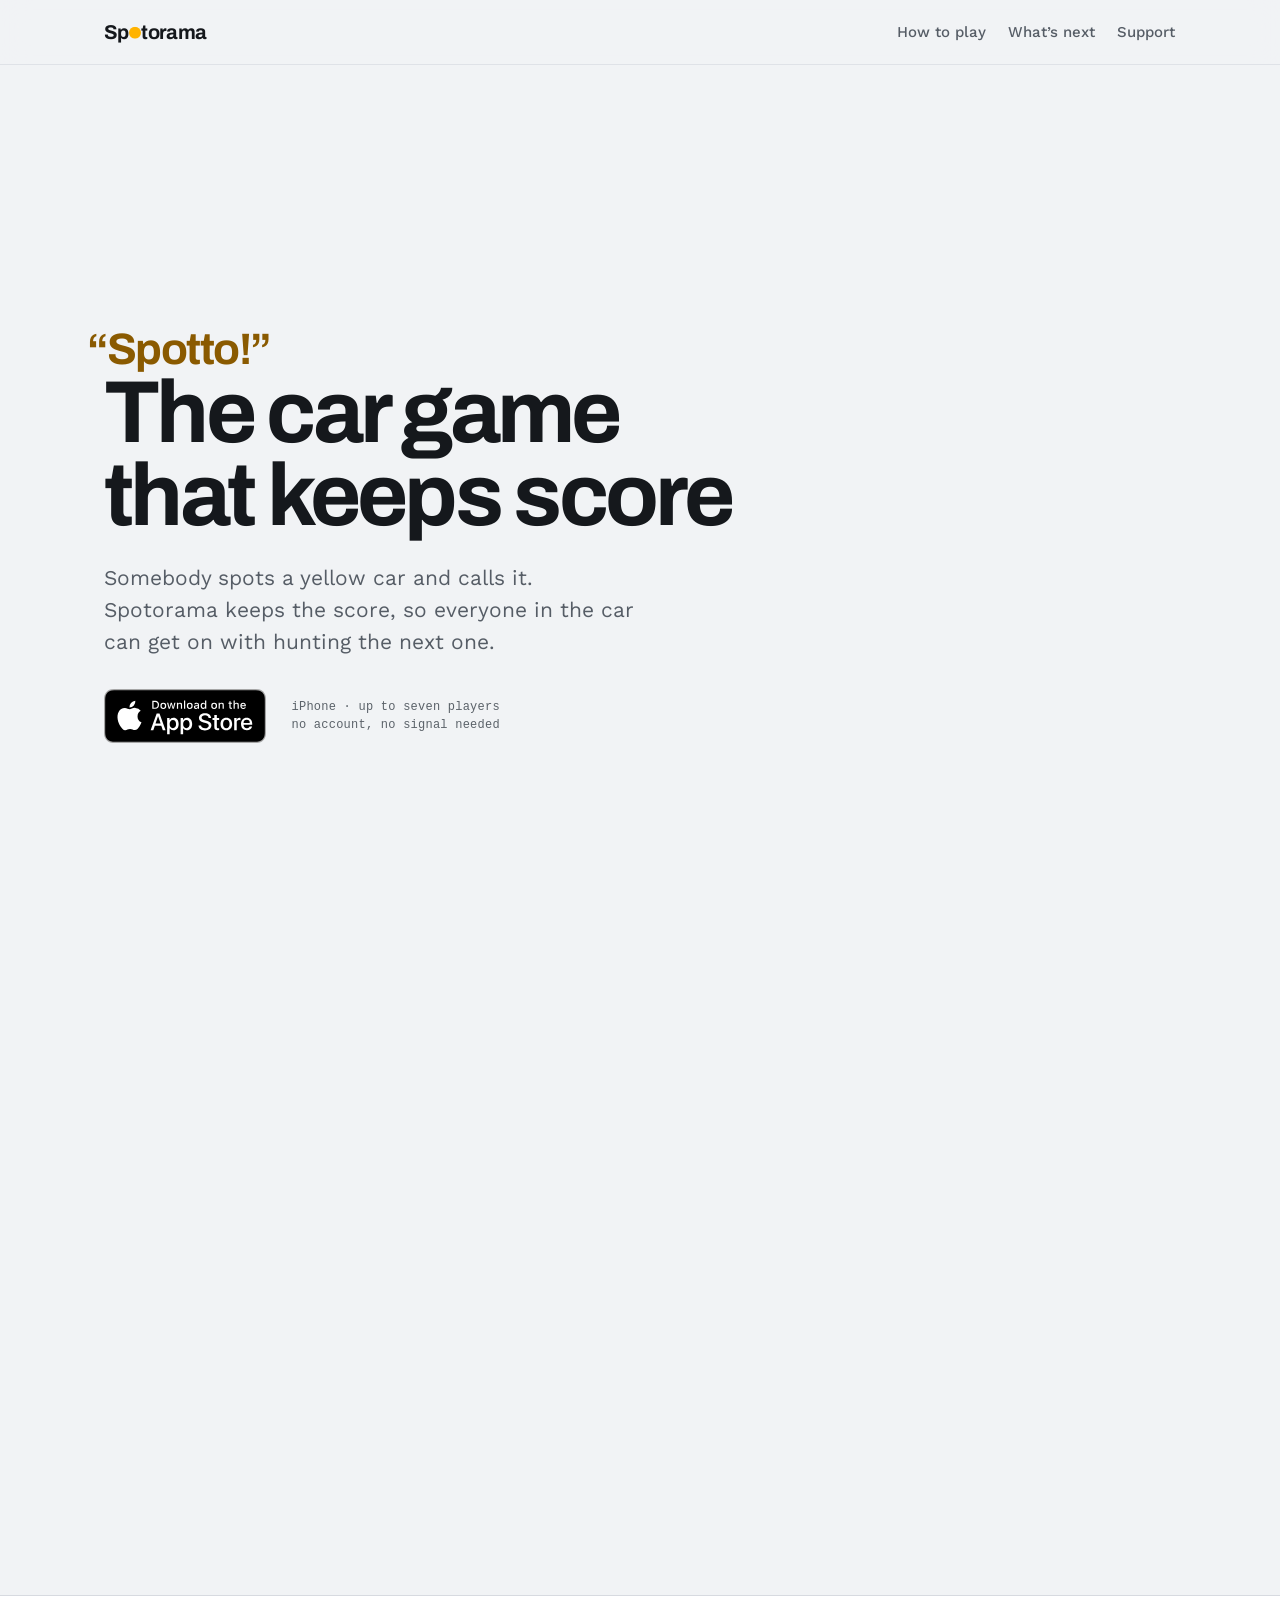
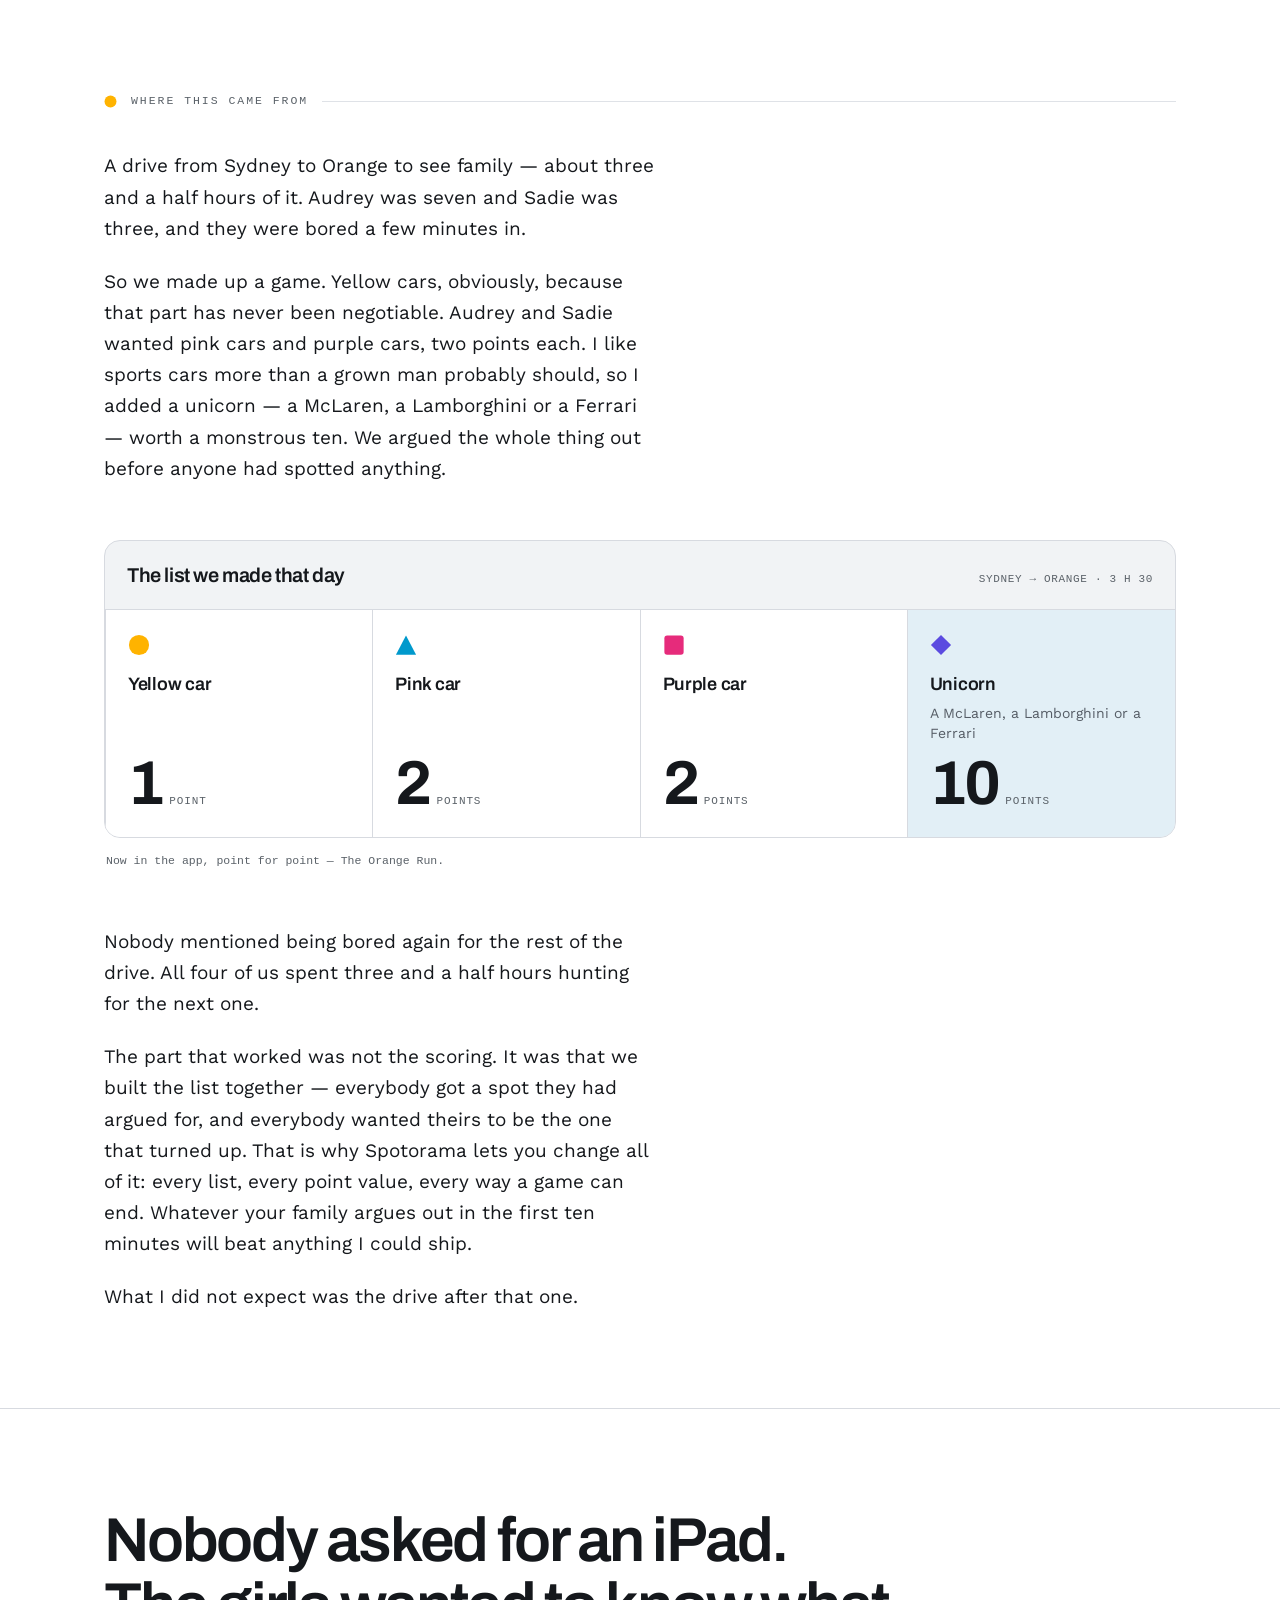
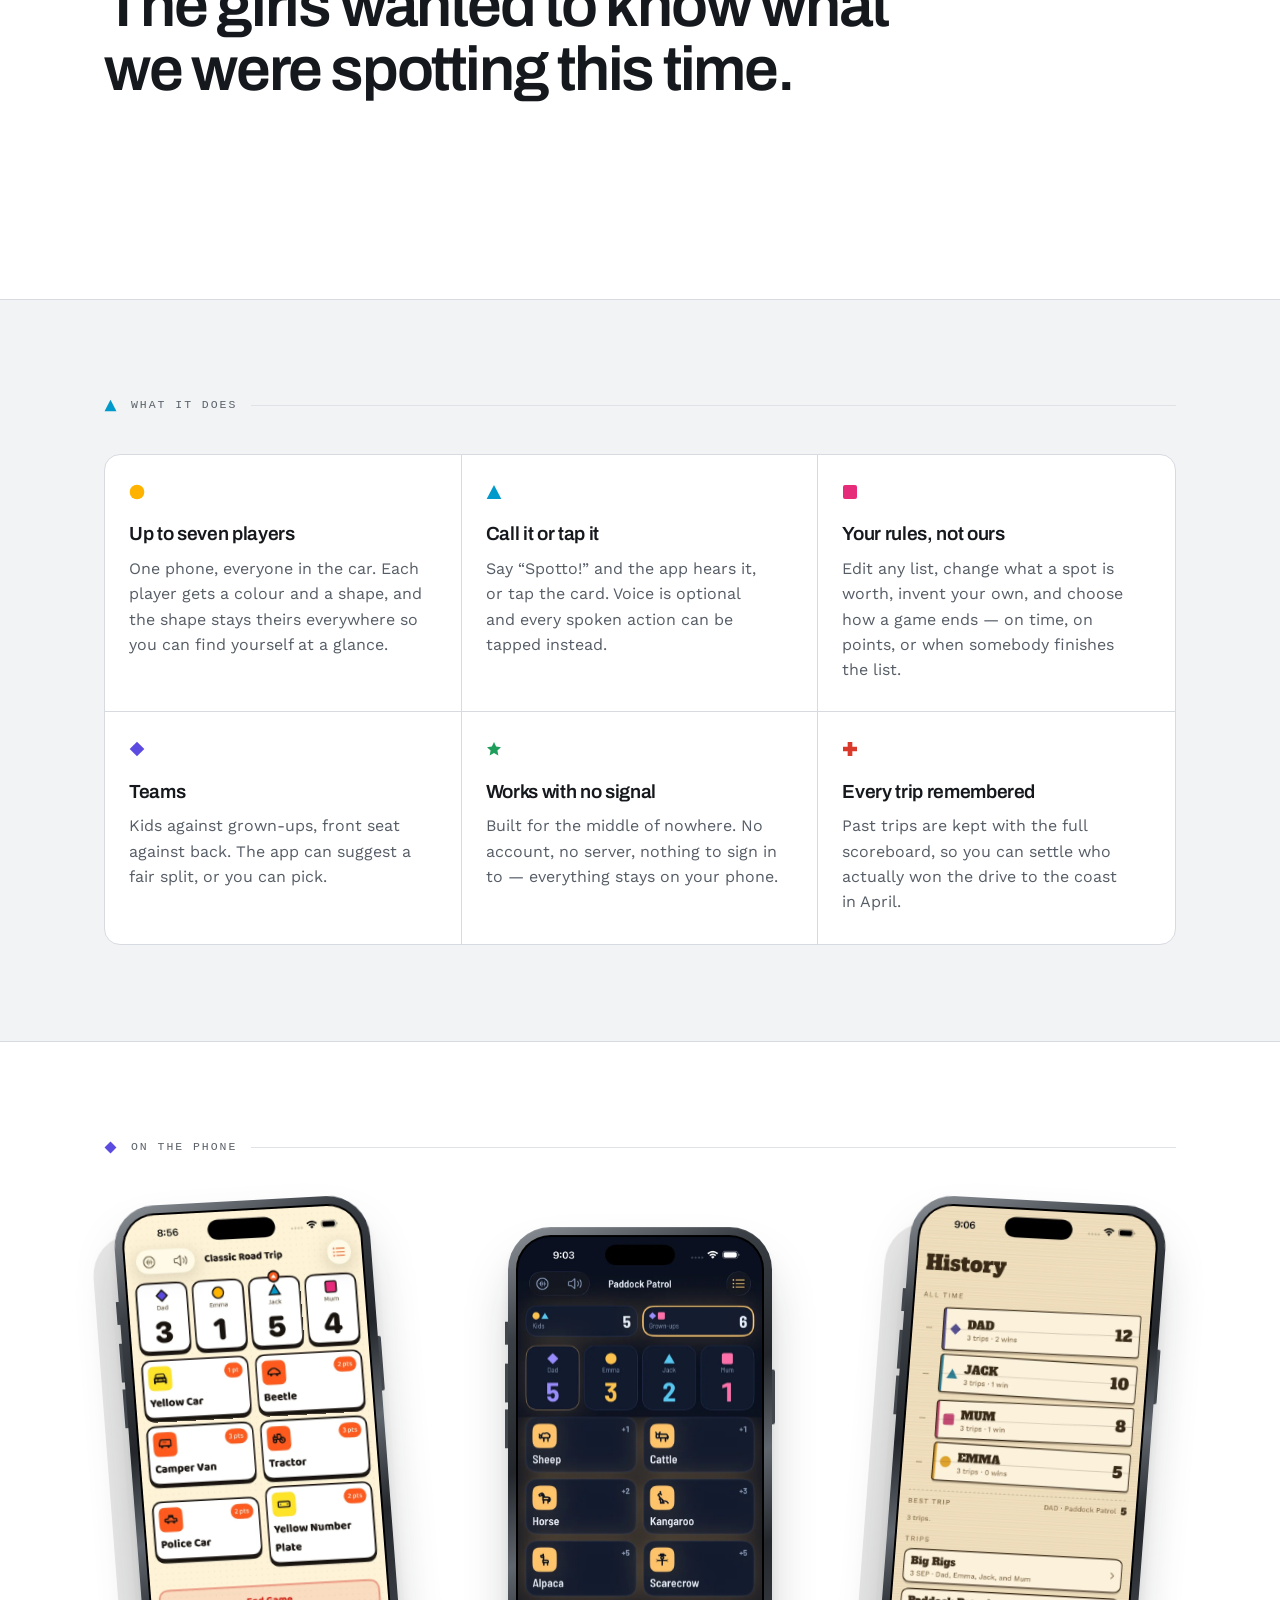
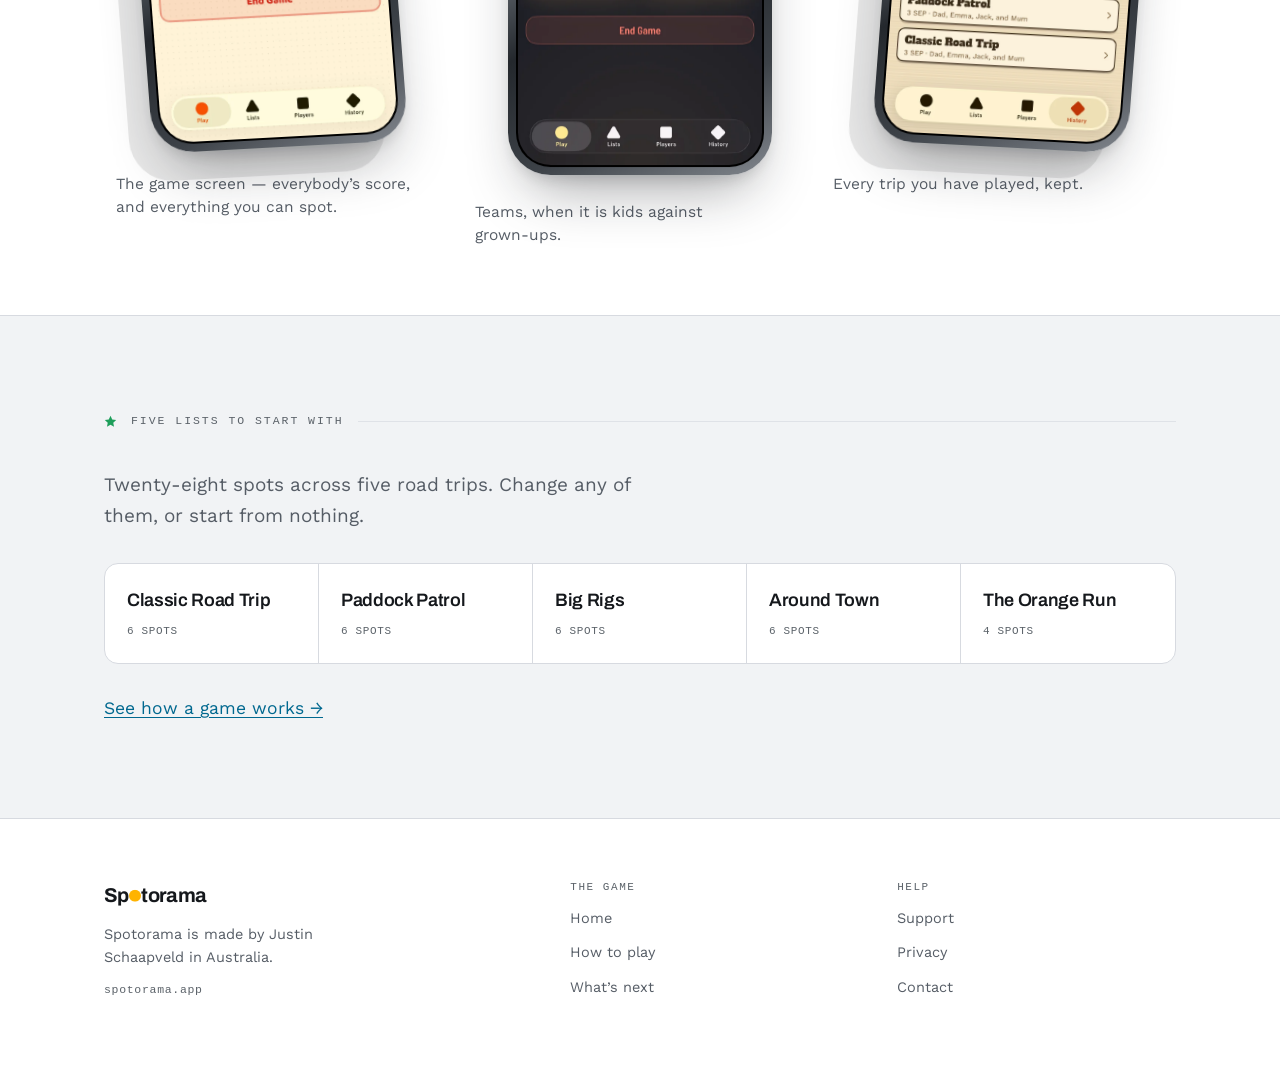
<file: index.html>
<!doctype html>
<html lang="en-AU">
<head>
<meta charset="utf-8">
<meta name="viewport" content="width=device-width, initial-scale=1">
<title>Spotorama — the car game that keeps score</title>
<meta name="description" content="Spotorama is an in-car spotting game for up to seven players on one phone. Somebody calls it, the app awards the point, and nobody argues about the score.">
<meta property="og:title" content="Spotorama — the car game that keeps score">
<meta property="og:description" content="Somebody calls it, the app awards the point, and nobody argues about the score.">
<meta property="og:type" content="website">
<meta property="og:url" content="https://spotorama.app/">
<meta property="og:image" content="https://spotorama.app/img/og-image.png">
<meta property="og:image:width" content="1200">
<meta property="og:image:height" content="630">
<meta name="twitter:card" content="summary_large_image">
<meta name="twitter:image" content="https://spotorama.app/img/og-image.png">
<link rel="icon" href="img/favicon.png" sizes="any" type="image/png">
<link rel="apple-touch-icon" href="img/apple-touch-icon.png">
<link rel="preconnect" href="https://fonts.googleapis.com">
<link rel="preconnect" href="https://fonts.gstatic.com" crossorigin>
<link href="https://fonts.googleapis.com/css2?family=Archivo:wght@400;500;600;700&family=Work+Sans:wght@400;500;600&display=swap" rel="stylesheet">
<link rel="stylesheet" href="site.css">
</head>
<body>

<header class="nav">
  <div class="nav__in">
    <a class="brand" href="index.html">Sp<svg viewBox="0 0 24 24" aria-hidden="true"><circle cx="12" cy="12" r="12" fill="var(--s1)"/></svg><span class="vh">o</span>torama</a>
    <nav class="nav__links" aria-label="Main">
      <a href="how-to-play.html">How to play</a>
      <a href="whats-next.html">What&rsquo;s next</a>
      <a href="support.html">Support</a>
    </nav>
  </div>
</header>

<main>

<section class="hero">
  <div class="hero__sticky">
    <div class="hero__inner wrap">
      <div class="hero__copy">
        <p class="call">&ldquo;Spotto!&rdquo;</p>
        <h1 class="h1">The car game that keeps score</h1>
        <p class="lede">Somebody spots a yellow car and calls it. Spotorama keeps the score, so everyone in the car can get on with hunting the next one.</p>
        <div class="cta-row">
          <!-- Apple's own badge artwork, unmodified, from their marketing toolbox. It may
               not be redrawn, recoloured or restyled, so this is the real SVG rather than
               something of ours that resembles it — and it is self-hosted rather than
               hot-linked, which would put another origin in front of the front page.
               Black on light, white on dark: Apple supplies both for exactly this.

               No country segment in the link: Apple resolves a bare /app/id… to the
               visitor's own storefront, where the /au/ form recorded as the listing URL
               would pin an Australian one onto a site read from anywhere. -->
          <a class="badge" href="https://apps.apple.com/app/id6799803992">
            <picture>
              <source srcset="img/app-store-badge-white.svg" media="(prefers-color-scheme: dark)">
              <img src="img/app-store-badge-black.svg" alt="Download on the App Store">
            </picture>
          </a>
          <span class="meta mono">iPhone &middot; up to seven players<br>no account, no signal needed</span>
        </div>
      </div>
      <div class="hero__stage">
        <div class="device device--hero"><div class="device__bezel"><img src="img/game-screen.webp" width="660" height="1434" alt="Spotorama running on an iPhone: four players and their scores across the top, a grid of things to spot below."></div></div>
      </div>
    </div>
  </div>
</section>

<section class="section section--raise">
  <div class="wrap">
    <div class="eyebrow"><svg viewBox="0 0 24 24" aria-hidden="true"><circle cx="12" cy="12" r="11" fill="var(--s1)"/></svg><span class="label mono">Where this came from</span><span class="line"></span></div>
    <div class="prose">
      <p>A drive from Sydney to Orange to see family &mdash; about three and a half hours of it. Audrey was seven and Sadie was three, and they were bored a few minutes in.</p>
      <p>So we made up a game. Yellow cars, obviously, because that part has never been negotiable. Audrey and Sadie wanted pink cars and purple cars, two points each. I like sports cars more than a grown man probably should, so I added a unicorn &mdash; a McLaren, a Lamborghini or a Ferrari &mdash; worth a monstrous ten. We argued the whole thing out before anyone had spotted anything.</p>
    </div>

    <div class="card scorecard">
      <div class="card__head">
        <span class="card__ttl">The list we made that day</span>
        <span class="mono card__meta">SYDNEY &rarr; ORANGE &middot; 3 H 30</span>
      </div>
      <div class="rules">
        <div class="rule"><svg viewBox="0 0 24 24" aria-hidden="true"><circle cx="12" cy="12" r="11" fill="var(--s1)"/></svg><span class="rule__nm">Yellow car</span><span class="rule__pts"><span class="rule__n">1</span><span class="rule__u mono">point</span></span></div>
        <div class="rule"><svg viewBox="0 0 24 24" aria-hidden="true"><polygon points="12,1.5 23,22.5 1,22.5" fill="var(--s2)"/></svg><span class="rule__nm">Pink car</span><span class="rule__pts"><span class="rule__n">2</span><span class="rule__u mono">points</span></span></div>
        <div class="rule"><svg viewBox="0 0 24 24" aria-hidden="true"><rect x="1.5" y="1.5" width="21" height="21" rx="3" fill="var(--s3)"/></svg><span class="rule__nm">Purple car</span><span class="rule__pts"><span class="rule__n">2</span><span class="rule__u mono">points</span></span></div>
        <div class="rule rule--hi"><svg viewBox="0 0 24 24" aria-hidden="true"><polygon points="12,1 23,12 12,23 1,12" fill="var(--s4)"/></svg><span><span class="rule__nm">Unicorn</span><span class="rule__sub">A McLaren, a Lamborghini or a Ferrari</span></span><span class="rule__pts"><span class="rule__n">10</span><span class="rule__u mono">points</span></span></div>
      </div>
    </div>
    <p class="mono cardnote">Now in the app, point for point &mdash; The Orange Run.</p>

    <div class="prose prose--after">
      <p>Nobody mentioned being bored again for the rest of the drive. All four of us spent three and a half hours hunting for the next one.</p>
      <p>The part that worked was not the scoring. It was that we built the list together &mdash; everybody got a spot they had argued for, and everybody wanted theirs to be the one that turned up. That is why Spotorama lets you change all of it: every list, every point value, every way a game can end. Whatever your family argues out in the first ten minutes will beat anything I could ship.</p>
      <p>What I did not expect was the drive after that one.</p>
    </div>
  </div>

  <div class="bigline-band">
    <div class="wrap">
      <p class="bigline">Nobody asked for an iPad. The girls wanted to know what we were spotting this time.</p>
    </div>
  </div>
</section>

<section class="section">
  <div class="wrap">
    <div class="eyebrow"><svg viewBox="0 0 24 24" aria-hidden="true"><polygon points="12,1.5 23,22.5 1,22.5" fill="var(--s2)"/></svg><span class="label mono">What it does</span><span class="line"></span></div>
    <div class="hgrid hgrid--3">
      <div>
        <svg viewBox="0 0 24 24" aria-hidden="true"><circle cx="12" cy="12" r="11" fill="var(--s1)"/></svg>
        <h3 class="h3">Up to seven players</h3>
        <p>One phone, everyone in the car. Each player gets a colour and a shape, and the shape stays theirs everywhere so you can find yourself at a glance.</p>
      </div>
      <div>
        <svg viewBox="0 0 24 24" aria-hidden="true"><polygon points="12,1.5 23,22.5 1,22.5" fill="var(--s2)"/></svg>
        <h3 class="h3">Call it or tap it</h3>
        <p>Say &ldquo;Spotto!&rdquo; and the app hears it, or tap the card. Voice is optional and every spoken action can be tapped instead.</p>
      </div>
      <div>
        <svg viewBox="0 0 24 24" aria-hidden="true"><rect x="1.5" y="1.5" width="21" height="21" rx="3" fill="var(--s3)"/></svg>
        <h3 class="h3">Your rules, not ours</h3>
        <p>Edit any list, change what a spot is worth, invent your own, and choose how a game ends &mdash; on time, on points, or when somebody finishes the list.</p>
      </div>
      <div>
        <svg viewBox="0 0 24 24" aria-hidden="true"><polygon points="12,1 23,12 12,23 1,12" fill="var(--s4)"/></svg>
        <h3 class="h3">Teams</h3>
        <p>Kids against grown-ups, front seat against back. The app can suggest a fair split, or you can pick.</p>
      </div>
      <div>
        <svg viewBox="0 0 24 24" aria-hidden="true"><polygon points="12,1.5 15.2,8.4 22.5,9.3 17.1,14.4 18.5,21.7 12,18 5.5,21.7 6.9,14.4 1.5,9.3 8.8,8.4" fill="var(--s5)"/></svg>
        <h3 class="h3">Works with no signal</h3>
        <p>Built for the middle of nowhere. No account, no server, nothing to sign in to &mdash; everything stays on your phone.</p>
      </div>
      <div>
        <svg viewBox="0 0 24 24" aria-hidden="true"><polygon points="8.5,1.5 15.5,1.5 15.5,8.5 22.5,8.5 22.5,15.5 15.5,15.5 15.5,22.5 8.5,22.5 8.5,15.5 1.5,15.5 1.5,8.5 8.5,8.5" fill="var(--s6)"/></svg>
        <h3 class="h3">Every trip remembered</h3>
        <p>Past trips are kept with the full scoreboard, so you can settle who actually won the drive to the coast in April.</p>
      </div>
    </div>
  </div>
</section>

<section class="section section--raise">
  <div class="wrap">
    <div class="eyebrow"><svg viewBox="0 0 24 24" aria-hidden="true"><polygon points="12,1 23,12 12,23 1,12" fill="var(--s4)"/></svg><span class="label mono">On the phone</span><span class="line"></span></div>
    <div class="shots">
      <figure>
        <div class="device"><div class="device__bezel"><img src="img/game-screen.webp" width="660" height="1434" alt="The Spotorama game screen: a scoreboard of players above a grid of spot cards."></div></div>
        <figcaption>The game screen &mdash; everybody&rsquo;s score, and everything you can spot.</figcaption>
      </figure>
      <figure>
        <div class="device"><div class="device__bezel"><img src="img/teams.webp" width="660" height="1434" alt="A trip in progress with players divided into two teams."></div></div>
        <figcaption>Teams, when it is kids against grown-ups.</figcaption>
      </figure>
      <figure>
        <div class="device"><div class="device__bezel"><img src="img/history.webp" width="660" height="1434" alt="The history screen, showing past trips with their final scores."></div></div>
        <figcaption>Every trip you have played, kept.</figcaption>
      </figure>
    </div>
  </div>
</section>

<section class="section">
  <div class="wrap">
    <div class="eyebrow"><svg viewBox="0 0 24 24" aria-hidden="true"><polygon points="12,1.5 15.2,8.4 22.5,9.3 17.1,14.4 18.5,21.7 12,18 5.5,21.7 6.9,14.4 1.5,9.3 8.8,8.4" fill="var(--s5)"/></svg><span class="label mono">Five lists to start with</span><span class="line"></span></div>
    <p class="intro">Twenty-eight spots across five road trips. Change any of them, or start from nothing.</p>
    <div class="hgrid hgrid--5 hgrid--tight">
      <div><span class="listname">Classic Road Trip</span><span class="mono listmeta">6 spots</span></div>
      <div><span class="listname">Paddock Patrol</span><span class="mono listmeta">6 spots</span></div>
      <div><span class="listname">Big Rigs</span><span class="mono listmeta">6 spots</span></div>
      <div><span class="listname">Around Town</span><span class="mono listmeta">6 spots</span></div>
      <div><span class="listname">The Orange Run</span><span class="mono listmeta">4 spots</span></div>
    </div>
    <p class="after"><a href="how-to-play.html">See how a game works &rarr;</a></p>
  </div>
</section>

</main>

<footer class="footer">
  <div class="footer__in">
    <div>
      <span class="brand">Sp<svg viewBox="0 0 24 24" aria-hidden="true"><circle cx="12" cy="12" r="12" fill="var(--s1)"/></svg><span class="vh">o</span>torama</span>
      <p class="fnote">Spotorama is made by Justin Schaapveld in Australia.</p>
      <p class="mono fdom">spotorama.app</p>
    </div>
    <div class="fcol">
      <span class="flabel mono">The game</span>
      <a href="index.html">Home</a>
      <a href="how-to-play.html">How to play</a>
      <a href="whats-next.html">What&rsquo;s next</a>
    </div>
    <div class="fcol">
      <span class="flabel mono">Help</span>
      <a href="support.html">Support</a>
      <a href="privacy.html">Privacy</a>
      <a href="support.html#contact">Contact</a>
    </div>
  </div>
</footer>

<script>
/* Scroll-scrubbed hero. Writes --x (vw), --ry (deg) and --o onto .hero from the
   section's own scroll progress, so the phone tracks the scroll and reverses
   exactly on the way back up. Armed only on a wide viewport with motion allowed;
   if this script never runs the hero is an ordinary section with the phone
   already at rest, which is also what a phone and Reduce Motion get. */
(function(){
  var hero = document.querySelector('.hero'); if (!hero) return;
  var still = matchMedia('(prefers-reduced-motion: reduce)');
  var wide  = matchMedia('(min-width: 900px)');
  var queued = 0, armed = false;

  function paint(){
    queued = 0;
    var travel = hero.offsetHeight - innerHeight;
    var p = travel > 0 ? -hero.getBoundingClientRect().top / travel : 1;
    p = p < 0 ? 0 : p > 1 ? 1 : p;
    var enter = p / 0.55; if (enter > 1) enter = 1;
    var e = 1 - Math.pow(1 - enter, 3);          /* easeOutCubic on the way in */
    var drift = (p - 0.55) / 0.45; if (drift < 0) drift = 0;
    hero.style.setProperty('--x',  ((1 - e) * 46 - drift * 6).toFixed(3));
    hero.style.setProperty('--ry', ((1 - e) * -9).toFixed(3));
    hero.style.setProperty('--o',  (0.25 + 0.75 * e).toFixed(3));
  }
  function tick(){ if (!queued) queued = requestAnimationFrame(paint); }

  function sync(){
    var want = wide.matches && !still.matches;
    if (want === armed) return;
    armed = want;
    if (armed){
      hero.classList.add('hero--scrub');
      addEventListener('scroll', tick, {passive:true});
      paint();
    } else {
      removeEventListener('scroll', tick);
      hero.classList.remove('hero--scrub');
      hero.style.removeProperty('--x');
      hero.style.removeProperty('--ry');
      hero.style.removeProperty('--o');
    }
  }
  function watch(m){
    if (m.addEventListener) m.addEventListener('change', sync);
    else if (m.addListener) m.addListener(sync);
  }
  addEventListener('resize', function(){ sync(); if (armed) tick(); }, {passive:true});
  watch(still); watch(wide);
  sync();
})();
</script>

</body>
</html>
</file>
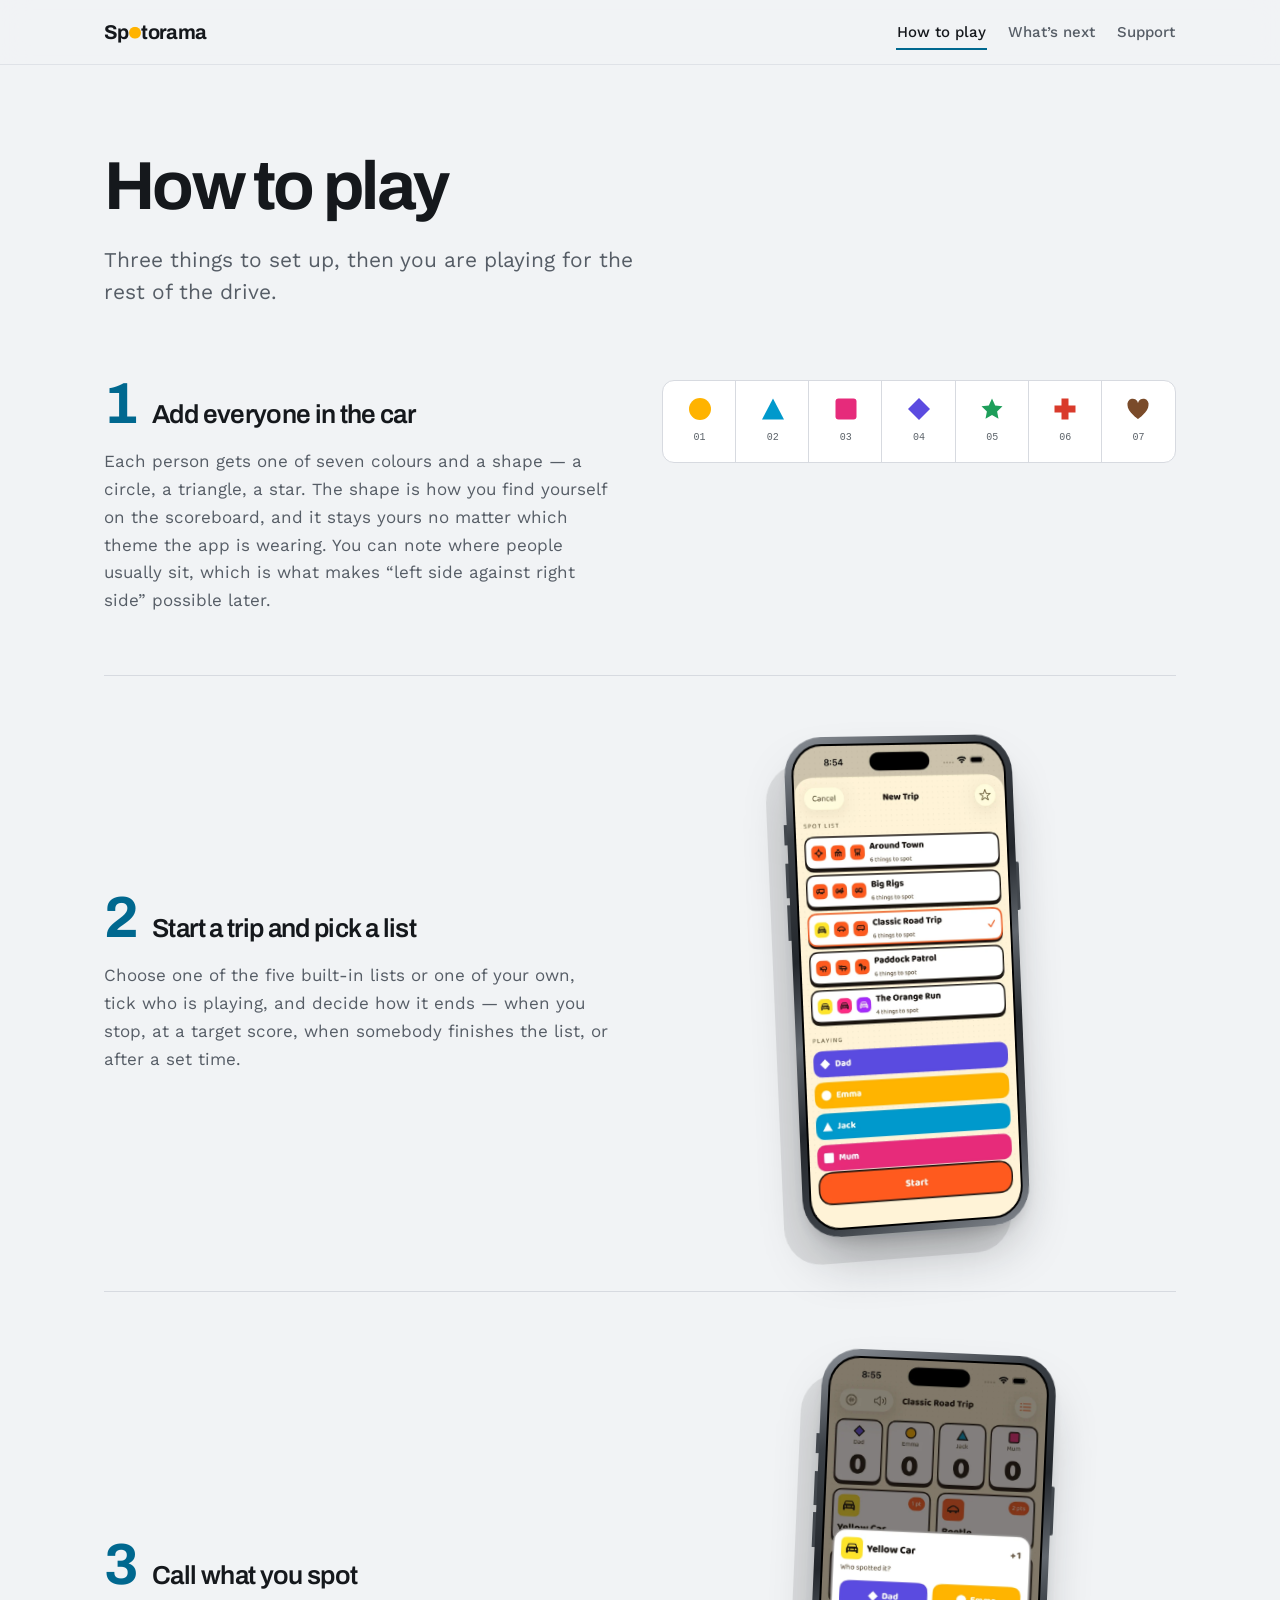
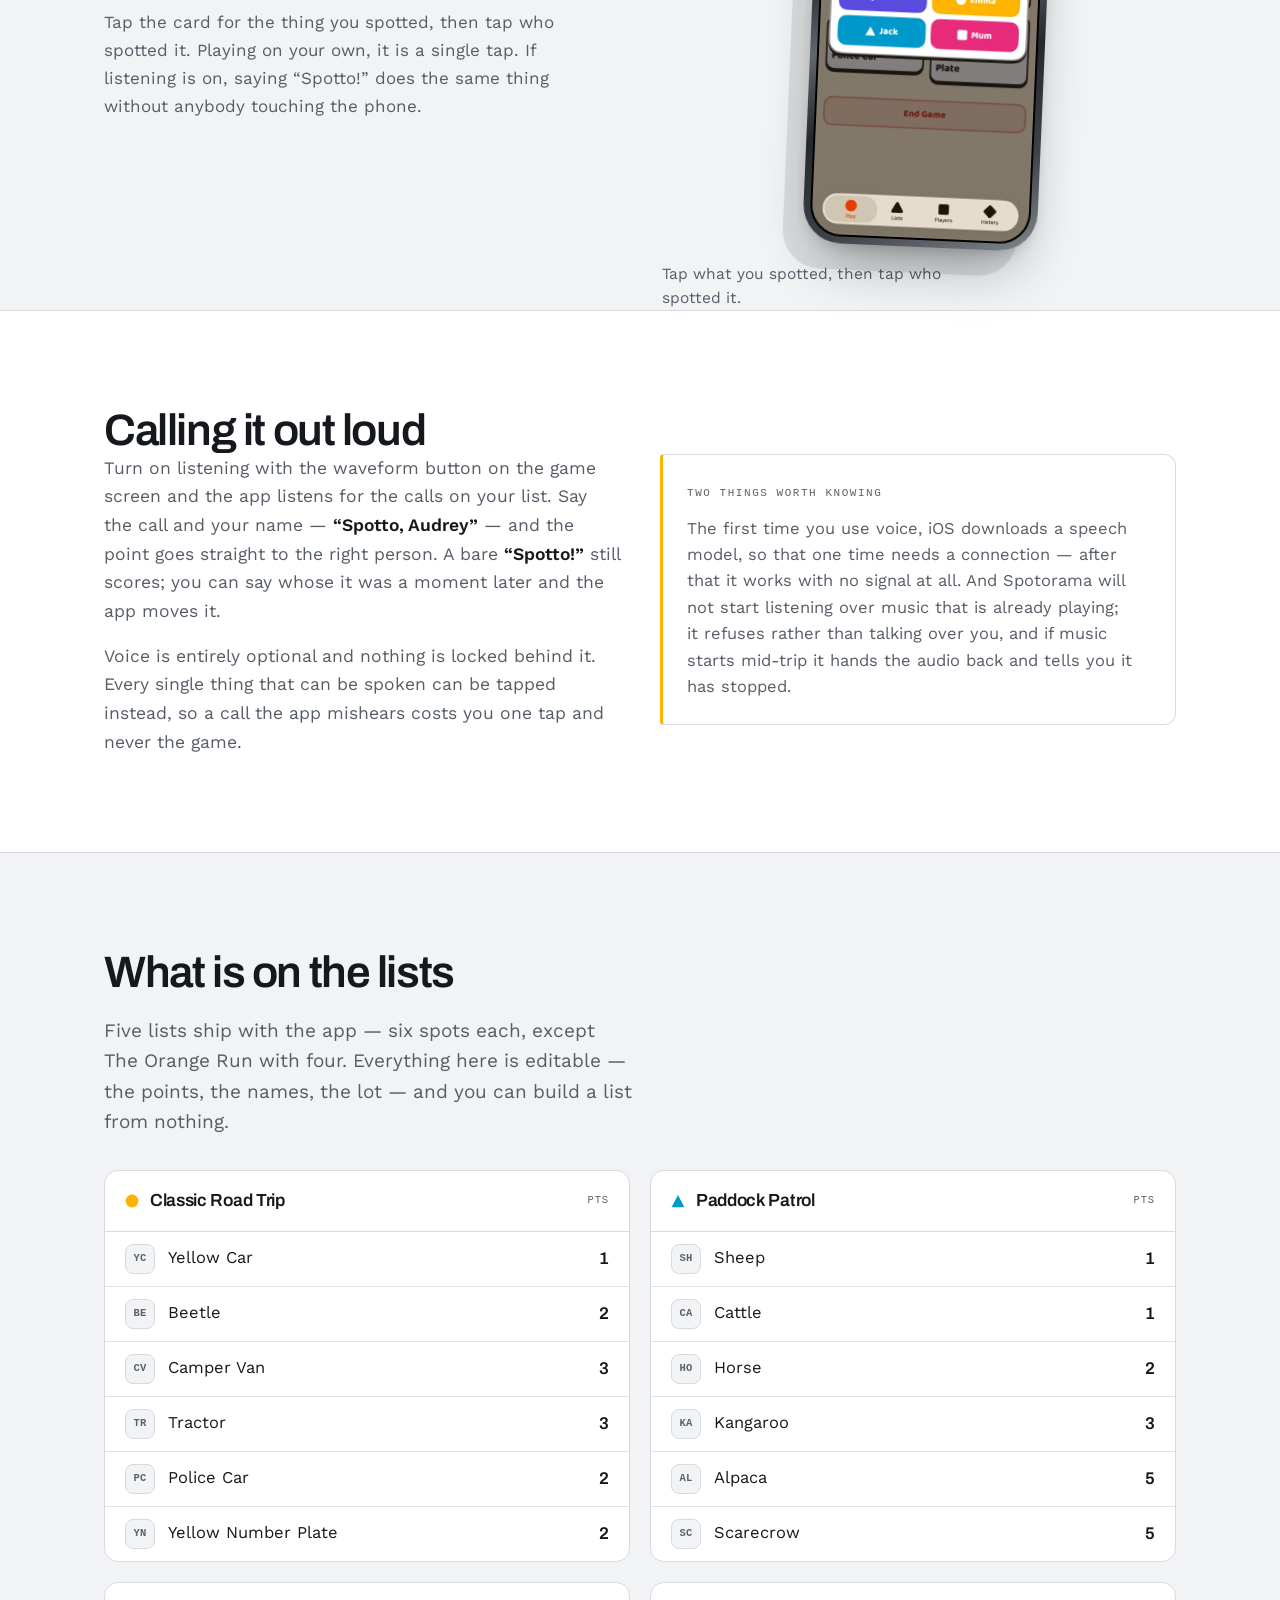
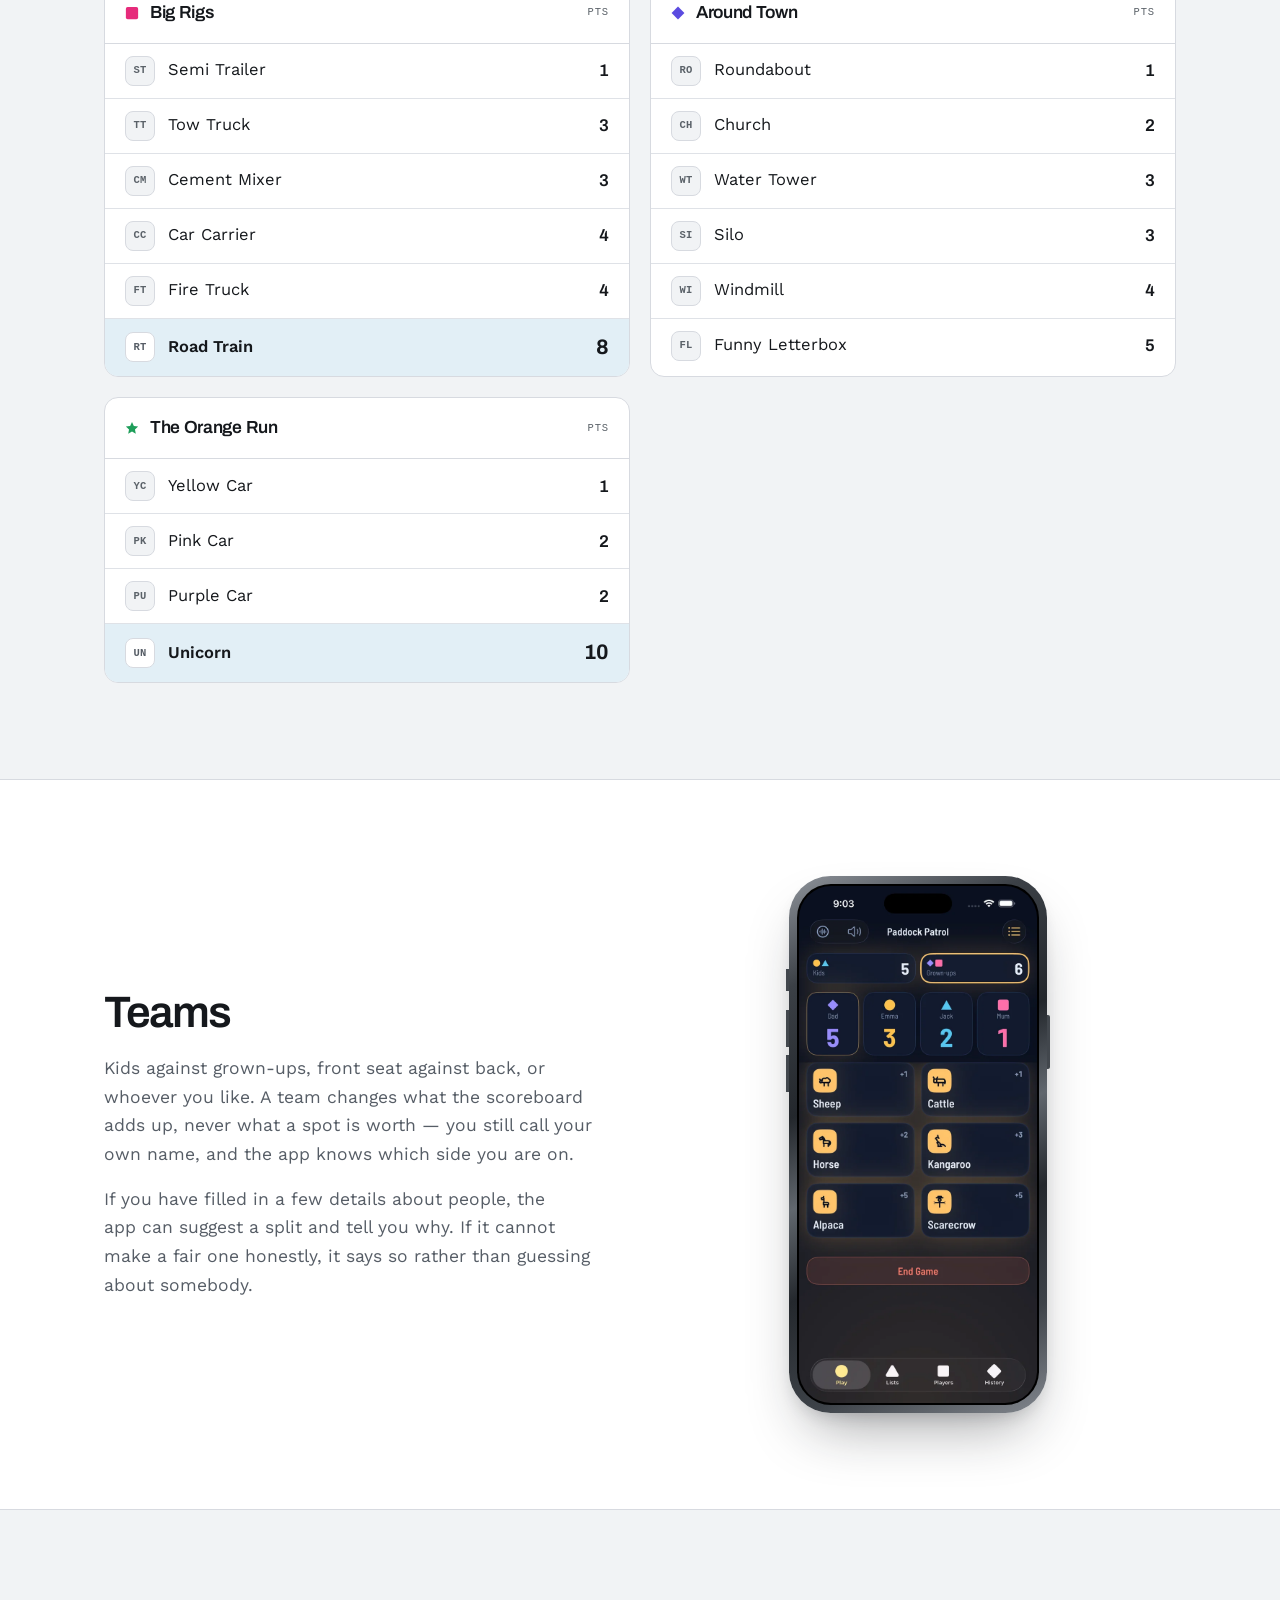
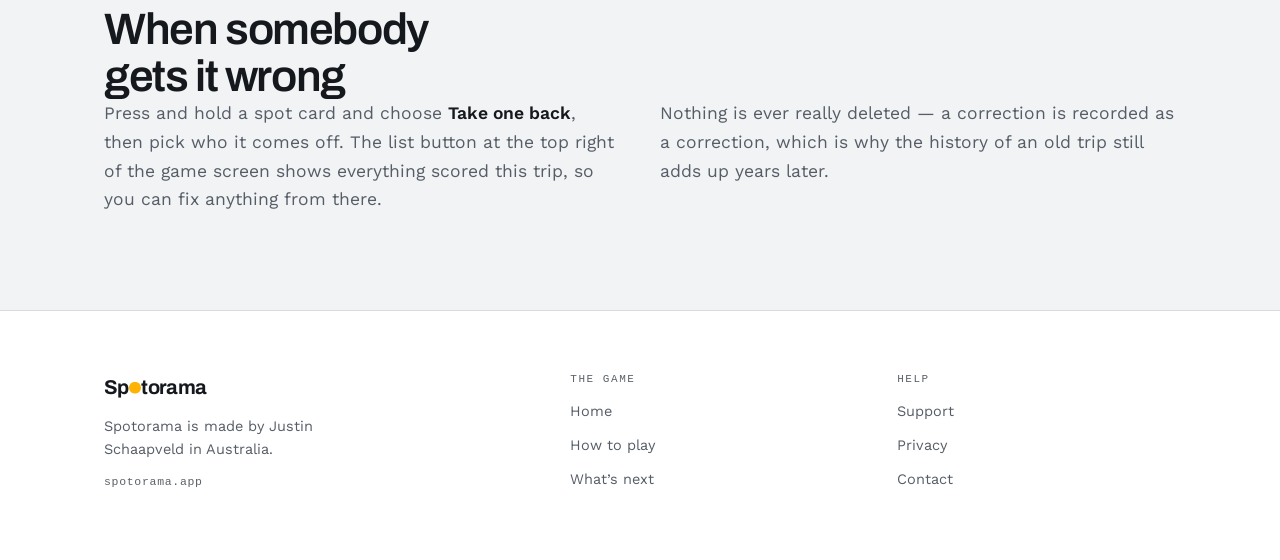
<file: how-to-play.html>
<!doctype html>
<html lang="en-AU">
<head>
<meta charset="utf-8">
<meta name="viewport" content="width=device-width, initial-scale=1">
<title>How to play — Spotorama</title>
<meta name="description" content="How a game of Spotorama works: add everyone, pick a list, call what you spot. Up to seven players on one phone, by voice or by tap.">
<link rel="icon" href="img/favicon.png" sizes="any" type="image/png">
<link rel="apple-touch-icon" href="img/apple-touch-icon.png">
<link rel="preconnect" href="https://fonts.googleapis.com">
<link rel="preconnect" href="https://fonts.gstatic.com" crossorigin>
<link href="https://fonts.googleapis.com/css2?family=Archivo:wght@400;500;600;700&family=Work+Sans:wght@400;500;600&display=swap" rel="stylesheet">
<link rel="stylesheet" href="site.css">
</head>
<body>

<header class="nav">
  <div class="nav__in">
    <a class="brand" href="index.html">Sp<svg viewBox="0 0 24 24" aria-hidden="true"><circle cx="12" cy="12" r="12" fill="var(--s1)"/></svg><span class="vh">o</span>torama</a>
    <nav class="nav__links" aria-label="Main">
      <a href="how-to-play.html" aria-current="page">How to play</a>
      <a href="whats-next.html">What&rsquo;s next</a>
      <a href="support.html">Support</a>
    </nav>
  </div>
</header>

<main>

<section class="pagehead">
  <div class="wrap">
    <h1 class="h1 h1--page">How to play</h1>
    <p class="lede">Three things to set up, then you are playing for the rest of the drive.</p>
  </div>
</section>

<section class="steps">
  <div class="wrap">

    <div class="step">
      <div>
        <div class="step__hd"><span class="num">1</span><h2 class="h3 steph">Add everyone in the car</h2></div>
        <p class="stepp">Each person gets one of seven colours and a shape &mdash; a circle, a triangle, a star. The shape is how you find yourself on the scoreboard, and it stays yours no matter which theme the app is wearing. You can note where people usually sit, which is what makes &ldquo;left side against right side&rdquo; possible later.</p>
      </div>
      <div class="hgrid hgrid--7">
        <div class="slot"><svg viewBox="0 0 24 24" aria-hidden="true"><circle cx="12" cy="12" r="11" fill="var(--s1)"/></svg><span class="mono slotn">01</span></div>
        <div class="slot"><svg viewBox="0 0 24 24" aria-hidden="true"><polygon points="12,1.5 23,22.5 1,22.5" fill="var(--s2)"/></svg><span class="mono slotn">02</span></div>
        <div class="slot"><svg viewBox="0 0 24 24" aria-hidden="true"><rect x="1.5" y="1.5" width="21" height="21" rx="3" fill="var(--s3)"/></svg><span class="mono slotn">03</span></div>
        <div class="slot"><svg viewBox="0 0 24 24" aria-hidden="true"><polygon points="12,1 23,12 12,23 1,12" fill="var(--s4)"/></svg><span class="mono slotn">04</span></div>
        <div class="slot"><svg viewBox="0 0 24 24" aria-hidden="true"><polygon points="12,1.5 15.2,8.4 22.5,9.3 17.1,14.4 18.5,21.7 12,18 5.5,21.7 6.9,14.4 1.5,9.3 8.8,8.4" fill="var(--s5)"/></svg><span class="mono slotn">05</span></div>
        <div class="slot"><svg viewBox="0 0 24 24" aria-hidden="true"><polygon points="8.5,1.5 15.5,1.5 15.5,8.5 22.5,8.5 22.5,15.5 15.5,15.5 15.5,22.5 8.5,22.5 8.5,15.5 1.5,15.5 1.5,8.5 8.5,8.5" fill="var(--s6)"/></svg><span class="mono slotn">06</span></div>
        <div class="slot"><svg viewBox="0 0 24 24" aria-hidden="true"><path d="M12 22S1.5 14.8 1.5 8.2A5.2 5.2 0 0 1 12 6a5.2 5.2 0 0 1 10.5 2.2C22.5 14.8 12 22 12 22Z" fill="var(--s7)"/></svg><span class="mono slotn">07</span></div>
      </div>
    </div>

    <div class="step">
      <div>
        <div class="step__hd"><span class="num">2</span><h2 class="h3 steph">Start a trip and pick a list</h2></div>
        <p class="stepp">Choose one of the five built-in lists or one of your own, tick who is playing, and decide how it ends &mdash; when you stop, at a target score, when somebody finishes the list, or after a set time.</p>
      </div>
      <div class="device device--inline"><div class="device__bezel"><img src="img/new-trip.webp" width="660" height="1434" alt="Starting a trip: choosing a spot list and ticking who is playing."></div></div>
    </div>

    <div class="step">
      <div>
        <div class="step__hd"><span class="num">3</span><h2 class="h3 steph">Call what you spot</h2></div>
        <p class="stepp">Tap the card for the thing you spotted, then tap who spotted it. Playing on your own, it is a single tap. If listening is on, saying &ldquo;Spotto!&rdquo; does the same thing without anybody touching the phone.</p>
      </div>
      <figure>
        <div class="device device--inline"><div class="device__bezel"><img src="img/who-spotted-it.webp" width="660" height="1434" alt="After tapping a spot card, the app asks who spotted it."></div></div>
        <figcaption>Tap what you spotted, then tap who spotted it.</figcaption>
      </figure>
    </div>

  </div>
</section>

<section class="section section--raise">
  <div class="wrap">
    <h2 class="h2">Calling it out loud</h2>
    <div class="cols2 cols2--top">
      <div class="voice">
        <p>Turn on listening with the waveform button on the game screen and the app listens for the calls on your list. Say the call and your name &mdash; <em>&ldquo;Spotto, Audrey&rdquo;</em> &mdash; and the point goes straight to the right person. A bare <em>&ldquo;Spotto!&rdquo;</em> still scores; you can say whose it was a moment later and the app moves it.</p>
        <p>Voice is entirely optional and nothing is locked behind it. Every single thing that can be spoken can be tapped instead, so a call the app mishears costs you one tap and never the game.</p>
      </div>
      <div class="callout">
        <span class="mono flabel">Two things worth knowing</span>
        <p>The first time you use voice, iOS downloads a speech model, so that one time needs a connection &mdash; after that it works with no signal at all. And Spotorama will not start listening over music that is already playing; it refuses rather than talking over you, and if music starts mid-trip it hands the audio back and tells you it has stopped.</p>
      </div>
    </div>
  </div>
</section>

<section class="section">
  <div class="wrap">
    <h2 class="h2">What is on the lists</h2>
    <p class="intro">Five lists ship with the app &mdash; six spots each, except The Orange Run with four. Everything here is editable &mdash; the points, the names, the lot &mdash; and you can build a list from nothing.</p>
    <div class="lists">
      <div class="list">
        <div class="list__hd"><svg viewBox="0 0 24 24" aria-hidden="true"><circle cx="12" cy="12" r="11" fill="var(--s1)"/></svg><span class="nm">Classic Road Trip</span><span class="mono ptsh">PTS</span></div>
        <div class="row"><span class="tile mono" aria-hidden="true">YC</span><span class="nm">Yellow Car</span><span class="pts">1</span></div>
        <div class="row"><span class="tile mono" aria-hidden="true">BE</span><span class="nm">Beetle</span><span class="pts">2</span></div>
        <div class="row"><span class="tile mono" aria-hidden="true">CV</span><span class="nm">Camper Van</span><span class="pts">3</span></div>
        <div class="row"><span class="tile mono" aria-hidden="true">TR</span><span class="nm">Tractor</span><span class="pts">3</span></div>
        <div class="row"><span class="tile mono" aria-hidden="true">PC</span><span class="nm">Police Car</span><span class="pts">2</span></div>
        <div class="row"><span class="tile mono" aria-hidden="true">YN</span><span class="nm">Yellow Number Plate</span><span class="pts">2</span></div>
      </div>
      <div class="list">
        <div class="list__hd"><svg viewBox="0 0 24 24" aria-hidden="true"><polygon points="12,1.5 23,22.5 1,22.5" fill="var(--s2)"/></svg><span class="nm">Paddock Patrol</span><span class="mono ptsh">PTS</span></div>
        <div class="row"><span class="tile mono" aria-hidden="true">SH</span><span class="nm">Sheep</span><span class="pts">1</span></div>
        <div class="row"><span class="tile mono" aria-hidden="true">CA</span><span class="nm">Cattle</span><span class="pts">1</span></div>
        <div class="row"><span class="tile mono" aria-hidden="true">HO</span><span class="nm">Horse</span><span class="pts">2</span></div>
        <div class="row"><span class="tile mono" aria-hidden="true">KA</span><span class="nm">Kangaroo</span><span class="pts">3</span></div>
        <div class="row"><span class="tile mono" aria-hidden="true">AL</span><span class="nm">Alpaca</span><span class="pts">5</span></div>
        <div class="row"><span class="tile mono" aria-hidden="true">SC</span><span class="nm">Scarecrow</span><span class="pts">5</span></div>
      </div>
      <div class="list">
        <div class="list__hd"><svg viewBox="0 0 24 24" aria-hidden="true"><rect x="1.5" y="1.5" width="21" height="21" rx="3" fill="var(--s3)"/></svg><span class="nm">Big Rigs</span><span class="mono ptsh">PTS</span></div>
        <div class="row"><span class="tile mono" aria-hidden="true">ST</span><span class="nm">Semi Trailer</span><span class="pts">1</span></div>
        <div class="row"><span class="tile mono" aria-hidden="true">TT</span><span class="nm">Tow Truck</span><span class="pts">3</span></div>
        <div class="row"><span class="tile mono" aria-hidden="true">CM</span><span class="nm">Cement Mixer</span><span class="pts">3</span></div>
        <div class="row"><span class="tile mono" aria-hidden="true">CC</span><span class="nm">Car Carrier</span><span class="pts">4</span></div>
        <div class="row"><span class="tile mono" aria-hidden="true">FT</span><span class="nm">Fire Truck</span><span class="pts">4</span></div>
        <div class="row row--hi"><span class="tile mono" aria-hidden="true">RT</span><span class="nm">Road Train</span><span class="pts">8</span></div>
      </div>
      <div class="list">
        <div class="list__hd"><svg viewBox="0 0 24 24" aria-hidden="true"><polygon points="12,1 23,12 12,23 1,12" fill="var(--s4)"/></svg><span class="nm">Around Town</span><span class="mono ptsh">PTS</span></div>
        <div class="row"><span class="tile mono" aria-hidden="true">RO</span><span class="nm">Roundabout</span><span class="pts">1</span></div>
        <div class="row"><span class="tile mono" aria-hidden="true">CH</span><span class="nm">Church</span><span class="pts">2</span></div>
        <div class="row"><span class="tile mono" aria-hidden="true">WT</span><span class="nm">Water Tower</span><span class="pts">3</span></div>
        <div class="row"><span class="tile mono" aria-hidden="true">SI</span><span class="nm">Silo</span><span class="pts">3</span></div>
        <div class="row"><span class="tile mono" aria-hidden="true">WI</span><span class="nm">Windmill</span><span class="pts">4</span></div>
        <div class="row"><span class="tile mono" aria-hidden="true">FL</span><span class="nm">Funny Letterbox</span><span class="pts">5</span></div>
      </div>
      <div class="list">
        <div class="list__hd"><svg viewBox="0 0 24 24" aria-hidden="true"><polygon points="12,1.5 15.2,8.4 22.5,9.3 17.1,14.4 18.5,21.7 12,18 5.5,21.7 6.9,14.4 1.5,9.3 8.8,8.4" fill="var(--s5)"/></svg><span class="nm">The Orange Run</span><span class="mono ptsh">PTS</span></div>
        <div class="row"><span class="tile mono" aria-hidden="true">YC</span><span class="nm">Yellow Car</span><span class="pts">1</span></div>
        <div class="row"><span class="tile mono" aria-hidden="true">PK</span><span class="nm">Pink Car</span><span class="pts">2</span></div>
        <div class="row"><span class="tile mono" aria-hidden="true">PU</span><span class="nm">Purple Car</span><span class="pts">2</span></div>
        <div class="row row--hi"><span class="tile mono" aria-hidden="true">UN</span><span class="nm">Unicorn</span><span class="pts">10</span></div>
      </div>
    </div>
  </div>
</section>

<section class="section section--raise">
  <div class="wrap">
    <div class="cols2 cols2--mid">
      <div>
        <h2 class="h2">Teams</h2>
        <p class="teamp">Kids against grown-ups, front seat against back, or whoever you like. A team changes what the scoreboard adds up, never what a spot is worth &mdash; you still call your own name, and the app knows which side you are on.</p>
        <p class="teamp">If you have filled in a few details about people, the app can suggest a split and tell you why. If it cannot make a fair one honestly, it says so rather than guessing about somebody.</p>
      </div>
      <div class="device device--inline"><div class="device__bezel"><img src="img/teams.webp" width="660" height="1434" alt="A trip in progress with players divided into two teams."></div></div>
    </div>
  </div>
</section>

<section class="section">
  <div class="wrap">
    <h2 class="h2">When somebody gets it wrong</h2>
    <div class="cols2 cols2--top">
      <p class="teamp">Press and hold a spot card and choose <strong>Take one back</strong>, then pick who it comes off. The list button at the top right of the game screen shows everything scored this trip, so you can fix anything from there.</p>
      <p class="teamp">Nothing is ever really deleted &mdash; a correction is recorded as a correction, which is why the history of an old trip still adds up years later.</p>
    </div>
  </div>
</section>

</main>

<footer class="footer">
  <div class="footer__in">
    <div>
      <span class="brand">Sp<svg viewBox="0 0 24 24" aria-hidden="true"><circle cx="12" cy="12" r="12" fill="var(--s1)"/></svg><span class="vh">o</span>torama</span>
      <p class="fnote">Spotorama is made by Justin Schaapveld in Australia.</p>
      <p class="mono fdom">spotorama.app</p>
    </div>
    <div class="fcol">
      <span class="flabel mono">The game</span>
      <a href="index.html">Home</a>
      <a href="how-to-play.html">How to play</a>
      <a href="whats-next.html">What&rsquo;s next</a>
    </div>
    <div class="fcol">
      <span class="flabel mono">Help</span>
      <a href="support.html">Support</a>
      <a href="privacy.html">Privacy</a>
      <a href="support.html#contact">Contact</a>
    </div>
  </div>
</footer>

</body>
</html>
</file>
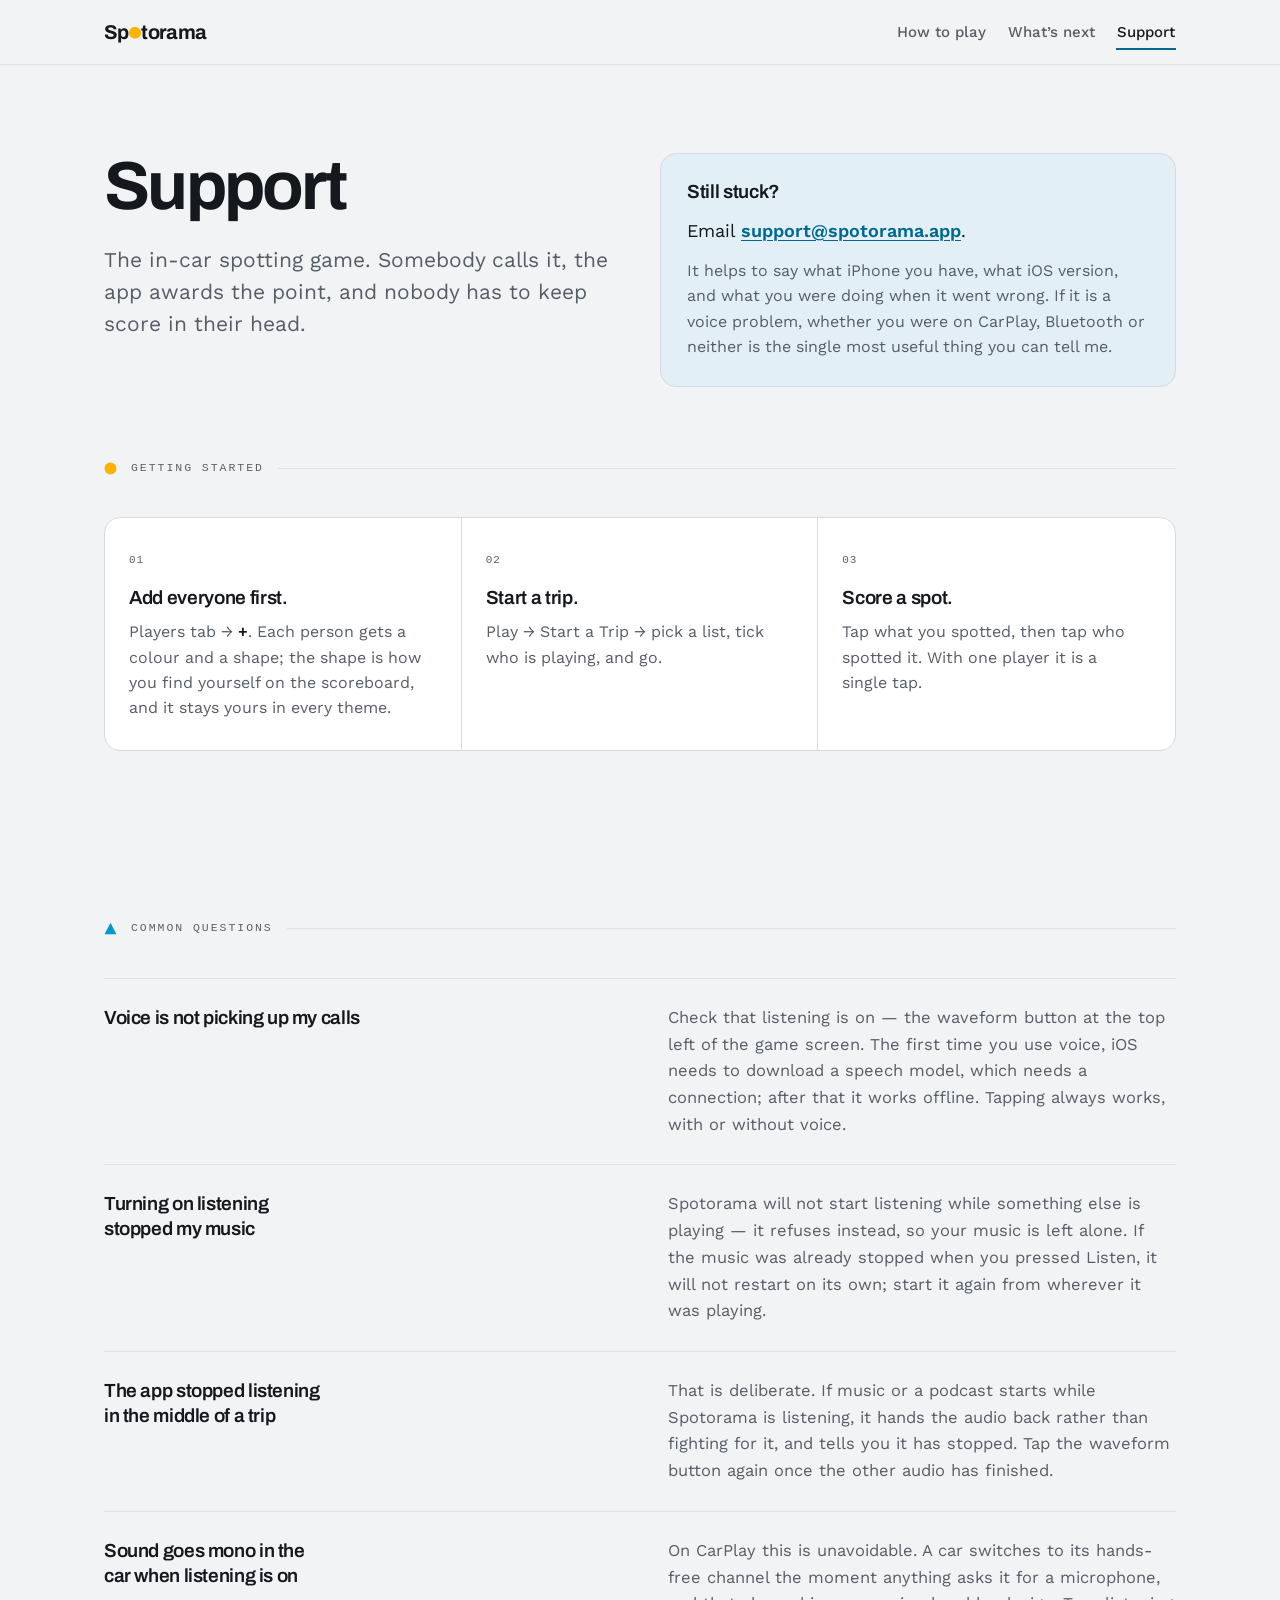
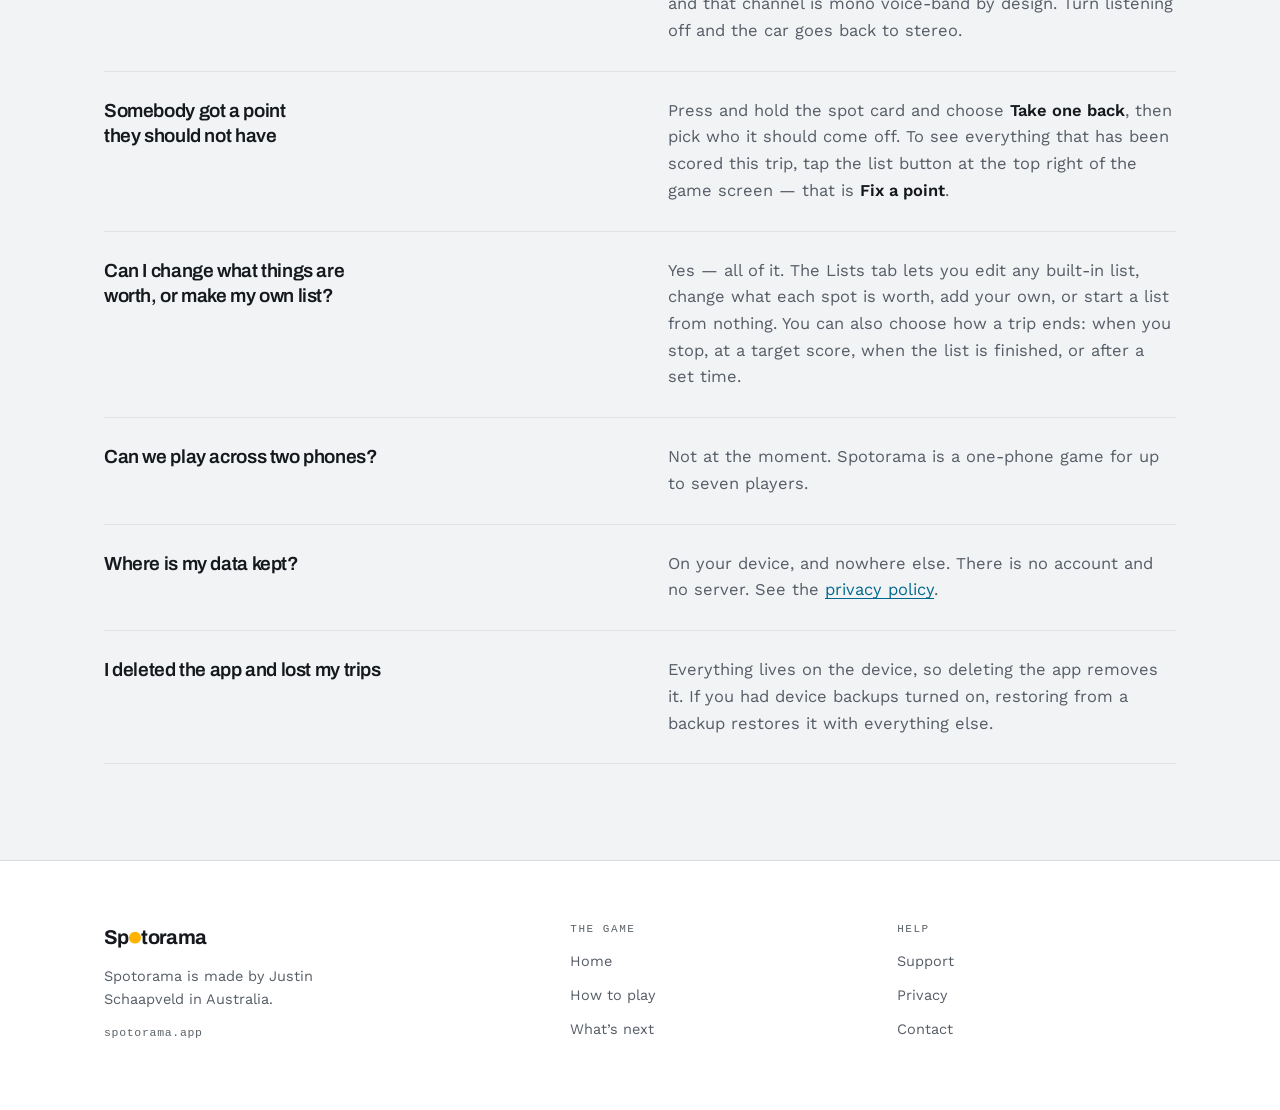
<file: support.html>
<!doctype html>
<html lang="en-AU">
<head>
<meta charset="utf-8">
<meta name="viewport" content="width=device-width, initial-scale=1">
<title>Support — Spotorama</title>
<meta name="description" content="Help with Spotorama: getting started, voice and audio questions, fixing a wrong score, and how to get in touch.">
<link rel="icon" href="img/favicon.png" sizes="any" type="image/png">
<link rel="apple-touch-icon" href="img/apple-touch-icon.png">
<link rel="preconnect" href="https://fonts.googleapis.com">
<link rel="preconnect" href="https://fonts.gstatic.com" crossorigin>
<link href="https://fonts.googleapis.com/css2?family=Archivo:wght@400;500;600;700&family=Work+Sans:wght@400;500;600&display=swap" rel="stylesheet">
<link rel="stylesheet" href="site.css">
</head>
<body>

<header class="nav">
  <div class="nav__in">
    <a class="brand" href="index.html">Sp<svg viewBox="0 0 24 24" aria-hidden="true"><circle cx="12" cy="12" r="12" fill="var(--s1)"/></svg><span class="vh">o</span>torama</a>
    <nav class="nav__links" aria-label="Main">
      <a href="how-to-play.html">How to play</a>
      <a href="whats-next.html">What&rsquo;s next</a>
      <a href="support.html" aria-current="page">Support</a>
    </nav>
  </div>
</header>

<main>

<section class="pagehead">
  <div class="wrap">
    <div class="cols2 cols2--top">
      <div>
        <h1 class="h1 h1--page">Support</h1>
        <p class="lede">The in-car spotting game. Somebody calls it, the app awards the point, and nobody has to keep score in their head.</p>
      </div>
      <div class="help" id="contact">
        <h2 class="h3">Still stuck?</h2>
        <p class="help__mail">Email <a href="mailto:support@spotorama.app">support@spotorama.app</a>.</p>
        <p>It helps to say what iPhone you have, what iOS version, and what you were doing when it went wrong. If it is a voice problem, whether you were on CarPlay, Bluetooth or neither is the single most useful thing you can tell me.</p>
      </div>
    </div>
  </div>
</section>

<section class="section section--flush">
  <div class="wrap">
    <div class="eyebrow"><svg viewBox="0 0 24 24" aria-hidden="true"><circle cx="12" cy="12" r="11" fill="var(--s1)"/></svg><span class="label mono">Getting started</span><span class="line"></span></div>
    <div class="hgrid hgrid--3">
      <div><span class="mono stepn">01</span><h3 class="h3">Add everyone first.</h3><p>Players tab &rarr; <strong>+</strong>. Each person gets a colour and a shape; the shape is how you find yourself on the scoreboard, and it stays yours in every theme.</p></div>
      <div><span class="mono stepn">02</span><h3 class="h3">Start a trip.</h3><p>Play &rarr; Start a Trip &rarr; pick a list, tick who is playing, and go.</p></div>
      <div><span class="mono stepn">03</span><h3 class="h3">Score a spot.</h3><p>Tap what you spotted, then tap who spotted it. With one player it is a single tap.</p></div>
    </div>
  </div>
</section>

<section class="section section--flush">
  <div class="wrap">
    <div class="eyebrow"><svg viewBox="0 0 24 24" aria-hidden="true"><polygon points="12,1.5 23,22.5 1,22.5" fill="var(--s2)"/></svg><span class="label mono">Common questions</span><span class="line"></span></div>
    <div class="faqs">
      <div class="faq">
        <h2>Voice is not picking up my calls</h2>
        <p>Check that listening is on &mdash; the waveform button at the top left of the game screen. The first time you use voice, iOS needs to download a speech model, which needs a connection; after that it works offline. Tapping always works, with or without voice.</p>
      </div>
      <div class="faq">
        <h2>Turning on listening stopped my music</h2>
        <p>Spotorama will not start listening while something else is playing &mdash; it refuses instead, so your music is left alone. If the music was already stopped when you pressed Listen, it will not restart on its own; start it again from wherever it was playing.</p>
      </div>
      <div class="faq">
        <h2>The app stopped listening in the middle of a trip</h2>
        <p>That is deliberate. If music or a podcast starts while Spotorama is listening, it hands the audio back rather than fighting for it, and tells you it has stopped. Tap the waveform button again once the other audio has finished.</p>
      </div>
      <div class="faq">
        <h2>Sound goes mono in the car when listening is on</h2>
        <p>On CarPlay this is unavoidable. A car switches to its hands-free channel the moment anything asks it for a microphone, and that channel is mono voice-band by design. Turn listening off and the car goes back to stereo.</p>
      </div>
      <div class="faq">
        <h2>Somebody got a point they should not have</h2>
        <p>Press and hold the spot card and choose <strong>Take one back</strong>, then pick who it should come off. To see everything that has been scored this trip, tap the list button at the top right of the game screen &mdash; that is <strong>Fix a point</strong>.</p>
      </div>
      <div class="faq">
        <h2>Can I change what things are worth, or make my own list?</h2>
        <p>Yes &mdash; all of it. The Lists tab lets you edit any built-in list, change what each spot is worth, add your own, or start a list from nothing. You can also choose how a trip ends: when you stop, at a target score, when the list is finished, or after a set time.</p>
      </div>
      <div class="faq">
        <h2>Can we play across two phones?</h2>
        <p>Not at the moment. Spotorama is a one-phone game for up to seven players.</p>
      </div>
      <div class="faq">
        <h2>Where is my data kept?</h2>
        <p>On your device, and nowhere else. There is no account and no server. See the <a href="privacy.html">privacy policy</a>.</p>
      </div>
      <div class="faq">
        <h2>I deleted the app and lost my trips</h2>
        <p>Everything lives on the device, so deleting the app removes it. If you had device backups turned on, restoring from a backup restores it with everything else.</p>
      </div>
    </div>
  </div>
</section>

</main>

<footer class="footer">
  <div class="footer__in">
    <div>
      <span class="brand">Sp<svg viewBox="0 0 24 24" aria-hidden="true"><circle cx="12" cy="12" r="12" fill="var(--s1)"/></svg><span class="vh">o</span>torama</span>
      <p class="fnote">Spotorama is made by Justin Schaapveld in Australia.</p>
      <p class="mono fdom">spotorama.app</p>
    </div>
    <div class="fcol">
      <span class="flabel mono">The game</span>
      <a href="index.html">Home</a>
      <a href="how-to-play.html">How to play</a>
      <a href="whats-next.html">What&rsquo;s next</a>
    </div>
    <div class="fcol">
      <span class="flabel mono">Help</span>
      <a href="support.html">Support</a>
      <a href="privacy.html">Privacy</a>
      <a href="support.html#contact">Contact</a>
    </div>
  </div>
</footer>

</body>
</html>
</file>
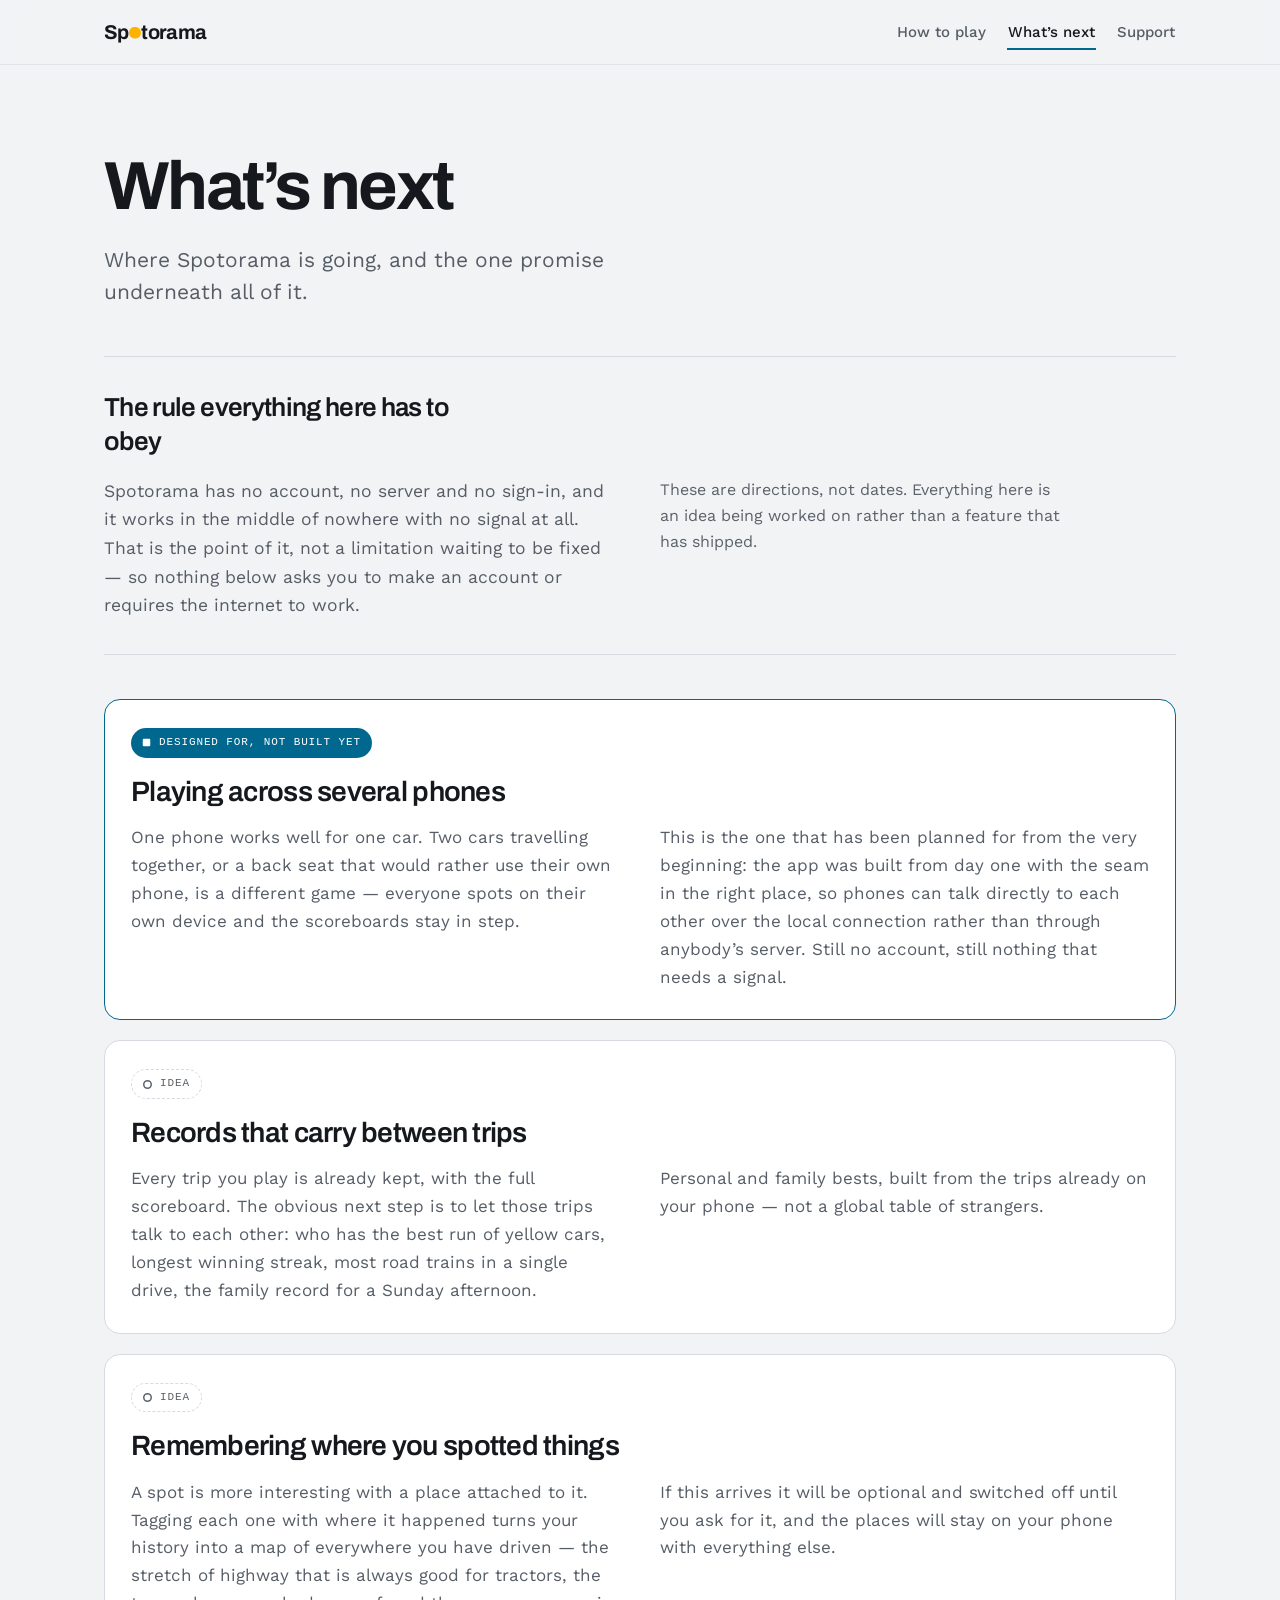
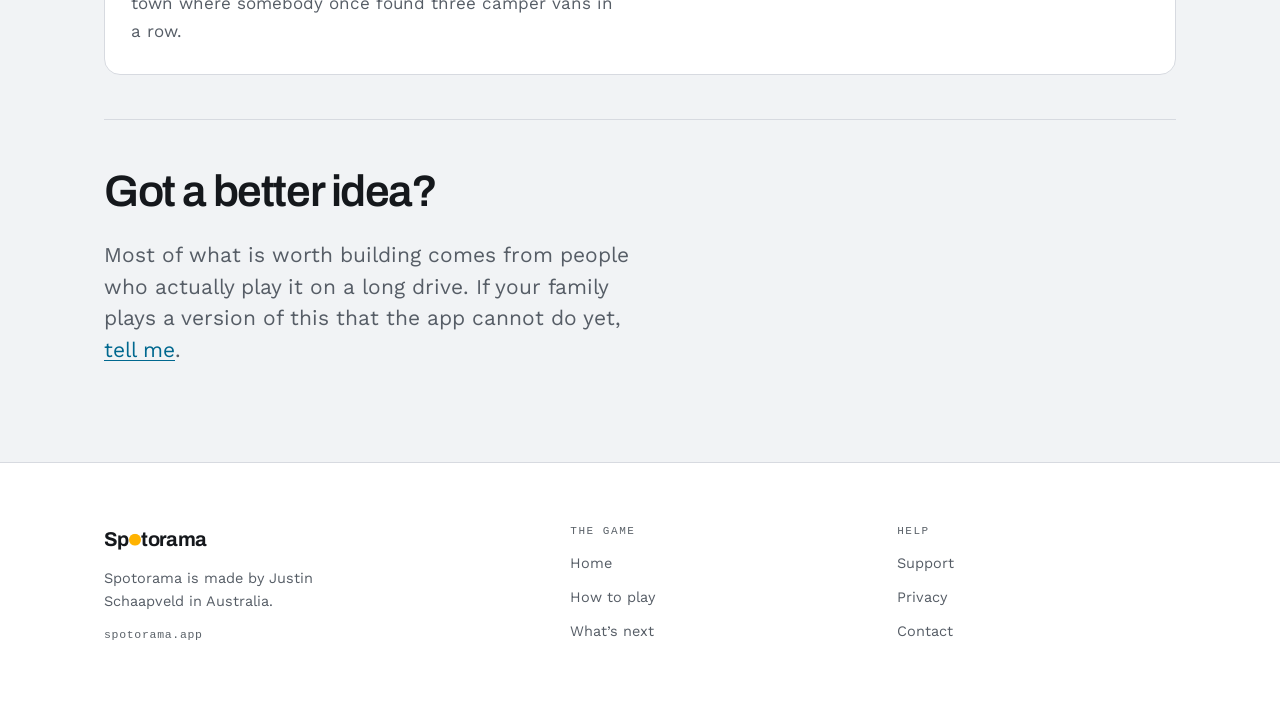
<file: whats-next.html>
<!doctype html>
<html lang="en-AU">
<head>
<meta charset="utf-8">
<meta name="viewport" content="width=device-width, initial-scale=1">
<title>What&rsquo;s next — Spotorama</title>
<meta name="description" content="Where Spotorama is going: playing across several phones, records that carry between trips, and remembering where you spotted things.">
<link rel="icon" href="img/favicon.png" sizes="any" type="image/png">
<link rel="apple-touch-icon" href="img/apple-touch-icon.png">
<link rel="preconnect" href="https://fonts.googleapis.com">
<link rel="preconnect" href="https://fonts.gstatic.com" crossorigin>
<link href="https://fonts.googleapis.com/css2?family=Archivo:wght@400;500;600;700&family=Work+Sans:wght@400;500;600&display=swap" rel="stylesheet">
<link rel="stylesheet" href="site.css">
</head>
<body>

<header class="nav">
  <div class="nav__in">
    <a class="brand" href="index.html">Sp<svg viewBox="0 0 24 24" aria-hidden="true"><circle cx="12" cy="12" r="12" fill="var(--s1)"/></svg><span class="vh">o</span>torama</a>
    <nav class="nav__links" aria-label="Main">
      <a href="how-to-play.html">How to play</a>
      <a href="whats-next.html" aria-current="page">What&rsquo;s next</a>
      <a href="support.html">Support</a>
    </nav>
  </div>
</header>

<main>

<section class="pagehead">
  <div class="wrap">
    <h1 class="h1 h1--page">What&rsquo;s next</h1>
    <p class="lede">Where Spotorama is going, and the one promise underneath all of it.</p>
  </div>
</section>

<section class="wrap">
  <div class="rulebox">
    <h2 class="h3 rulebox__h">The rule everything here has to obey</h2>
    <div class="cols2 cols2--top">
      <p class="teamp">Spotorama has no account, no server and no sign-in, and it works in the middle of nowhere with no signal at all. That is the point of it, not a limitation waiting to be fixed &mdash; so nothing below asks you to make an account or requires the internet to work.</p>
      <p class="dim">These are directions, not dates. Everything here is an idea being worked on rather than a feature that has shipped.</p>
    </div>
  </div>

  <div class="items">
    <article class="item item--planned">
      <span class="tag tag--planned mono"><svg viewBox="0 0 24 24" aria-hidden="true"><rect x="2" y="2" width="20" height="20" rx="3" fill="currentColor"/></svg>Designed for, not built yet</span>
      <h2 class="h3 item__h">Playing across several phones</h2>
      <div class="cols2 cols2--top">
        <p class="teamp">One phone works well for one car. Two cars travelling together, or a back seat that would rather use their own phone, is a different game &mdash; everyone spots on their own device and the scoreboards stay in step.</p>
        <p class="teamp">This is the one that has been planned for from the very beginning: the app was built from day one with the seam in the right place, so phones can talk directly to each other over the local connection rather than through anybody&rsquo;s server. Still no account, still nothing that needs a signal.</p>
      </div>
    </article>

    <article class="item">
      <span class="tag mono"><svg viewBox="0 0 24 24" aria-hidden="true"><circle cx="12" cy="12" r="10" fill="none" stroke="currentColor" stroke-width="4"/></svg>Idea</span>
      <h2 class="h3 item__h">Records that carry between trips</h2>
      <div class="cols2 cols2--top">
        <p class="teamp">Every trip you play is already kept, with the full scoreboard. The obvious next step is to let those trips talk to each other: who has the best run of yellow cars, longest winning streak, most road trains in a single drive, the family record for a Sunday afternoon.</p>
        <p class="teamp">Personal and family bests, built from the trips already on your phone &mdash; not a global table of strangers.</p>
      </div>
    </article>

    <article class="item">
      <span class="tag mono"><svg viewBox="0 0 24 24" aria-hidden="true"><circle cx="12" cy="12" r="10" fill="none" stroke="currentColor" stroke-width="4"/></svg>Idea</span>
      <h2 class="h3 item__h">Remembering where you spotted things</h2>
      <div class="cols2 cols2--top">
        <p class="teamp">A spot is more interesting with a place attached to it. Tagging each one with where it happened turns your history into a map of everywhere you have driven &mdash; the stretch of highway that is always good for tractors, the town where somebody once found three camper vans in a row.</p>
        <p class="teamp">If this arrives it will be optional and switched off until you ask for it, and the places will stay on your phone with everything else.</p>
      </div>
    </article>
  </div>

  <div class="closer">
    <h2 class="h2">Got a better idea?</h2>
    <p class="lede">Most of what is worth building comes from people who actually play it on a long drive. If your family plays a version of this that the app cannot do yet, <a href="support.html#contact">tell me</a>.</p>
  </div>
</section>

</main>

<footer class="footer">
  <div class="footer__in">
    <div>
      <span class="brand">Sp<svg viewBox="0 0 24 24" aria-hidden="true"><circle cx="12" cy="12" r="12" fill="var(--s1)"/></svg><span class="vh">o</span>torama</span>
      <p class="fnote">Spotorama is made by Justin Schaapveld in Australia.</p>
      <p class="mono fdom">spotorama.app</p>
    </div>
    <div class="fcol">
      <span class="flabel mono">The game</span>
      <a href="index.html">Home</a>
      <a href="how-to-play.html">How to play</a>
      <a href="whats-next.html">What&rsquo;s next</a>
    </div>
    <div class="fcol">
      <span class="flabel mono">Help</span>
      <a href="support.html">Support</a>
      <a href="privacy.html">Privacy</a>
      <a href="support.html#contact">Contact</a>
    </div>
  </div>
</footer>

</body>
</html>
</file>
<file: site.css>
/* Spotorama — spotorama.app
   Site-native identity: Archivo + Work Sans, neutral paper, one accent,
   the seven player shapes used as the numbering system.
   Static CSS. No build step. Mobile first. */

:root{
  --paper:#F1F3F5; --raise:#FFFFFF;
  --ink:#15181C; --ink2:#565D66; --ink3:#5B6269;
  --line:#D7DAE0; --line2:#E7E9EC; --hair:#DFE2E7;
  --accent:#00688F; --accent-ink:#FFFFFF; --accent-soft:#E2EFF6;
  --call:#8A5A00; --shadow:rgba(21,24,28,.11);
  /* device chassis — a machined rail, lit from the top-left */
  --rail:linear-gradient(155deg,#8E939A 0%,#3B4046 17%,#23272C 37%,#61676E 51%,#24282D 65%,#3D4248 83%,#82878E 100%);
  --btn:#42474D;
  --dev-shadow:0 30px 58px -20px rgba(21,24,28,.42), 0 8px 18px -8px rgba(21,24,28,.20);
  --dev-cast:rgba(21,24,28,.10);
  /* player slots — shape and colour together, order fixed */
  --s1:#FFB300; --s2:#0099CC; --s3:#E62B7B; --s4:#5B4BE0;
  --s5:#1E9E5A; --s6:#D93A2B; --s7:#7A4B2A;
  --display:Archivo,system-ui,sans-serif;
  --body:'Work Sans',system-ui,sans-serif;
  --mono:ui-monospace,SFMono-Regular,Menlo,Consolas,monospace;
}

@media (prefers-color-scheme:dark){
  :root{
    --paper:#0F1114; --raise:#171A1E;
    --ink:#ECEEF1; --ink2:#A2A9B2; --ink3:#8F979F;
    --line:#2B3037; --line2:#1F2328; --hair:#24282E;
    --accent:#57C4E8; --accent-ink:#0A1216; --accent-soft:#122A34;
    --call:#FFC24D; --shadow:rgba(0,0,0,.5);
    --rail:linear-gradient(155deg,#CFD3D9 0%,#7F858E 17%,#5C626A 37%,#AEB3BA 51%,#5A6068 65%,#797F88 83%,#C6CBD2 100%);
    --btn:#9AA0A8;
    --dev-shadow:0 34px 64px -20px rgba(0,0,0,.72), 0 10px 22px -10px rgba(0,0,0,.5);
    --dev-cast:rgba(0,0,0,.30);
    --s1:#FFC24D; --s2:#56C7F0; --s3:#FF6FA8; --s4:#9A8CFF;
    --s5:#7FE0B0; --s6:#FF8A6B; --s7:#C69A6B;
  }
}

*{box-sizing:border-box}

/* Visually hidden — carries the 'o' the wordmark draws as a spot, so the
   brand mark's accessible name is "Spotorama" and not "Sptorama". */
.vh{position:absolute;width:1px;height:1px;padding:0;margin:-1px;overflow:hidden;clip:rect(0 0 0 0);clip-path:inset(50%);white-space:nowrap;border:0}

html{-webkit-text-size-adjust:100%}
body{
  margin:0; background:var(--paper); color:var(--ink);
  font:400 17px/1.6 var(--body);
  -webkit-font-smoothing:antialiased; text-rendering:optimizeLegibility;
}
img{max-width:100%;display:block}
figure{margin:0}
a{color:var(--accent);text-decoration-thickness:1px;text-underline-offset:3px;transition:color .16s ease}
a:hover{color:var(--ink)}
:focus-visible{outline:2px solid var(--accent);outline-offset:3px;border-radius:3px}
strong{color:var(--ink);font-weight:600}
em{font-style:normal;font-weight:600;color:var(--ink)}
.mono{font-family:var(--mono)}

.wrap{max-width:1120px;margin:0 auto;padding:0 24px}
.narrow{max-width:760px}

/* ---------- sections ---------- */
.section{border-top:1px solid var(--line);padding:56px 0}
.section--raise{background:var(--raise)}
.section--flush{border-top:0;padding-top:48px}
@media (min-width:860px){ .section{padding:96px 0} .section--flush{padding-top:72px} }

.eyebrow{display:flex;align-items:center;gap:14px;margin-bottom:30px}
.eyebrow svg{flex:none;width:13px;height:13px}
.eyebrow .label{font-size:11.5px;letter-spacing:.17em;text-transform:uppercase;color:var(--ink3);white-space:nowrap}
.eyebrow .line{flex:1;height:1px;background:var(--hair)}
@media (min-width:860px){ .eyebrow{margin-bottom:40px} }

/* ---------- nav ---------- */
.nav{
  position:sticky;top:0;z-index:30;
  background:color-mix(in oklab, var(--paper) 86%, transparent);
  -webkit-backdrop-filter:blur(14px) saturate(1.4);
  backdrop-filter:blur(14px) saturate(1.4);
  border-bottom:1px solid var(--hair);
}
@supports not (background:color-mix(in oklab, red, blue)){ .nav{background:var(--paper)} }
.nav__in{max-width:1120px;margin:0 auto;padding:14px 24px;display:flex;align-items:center;gap:20px;flex-wrap:wrap}
.brand{
  font-family:var(--display);font-weight:700;font-size:20px;letter-spacing:-.03em;
  color:var(--ink);text-decoration:none;display:inline-flex;align-items:baseline;
}
.brand:hover{color:var(--ink)}
.brand svg{width:.6em;height:.6em;margin:0 .01em;transform:translateY(-.01em)}
.nav__links{display:flex;gap:20px;flex-wrap:wrap;margin-left:auto;font-size:15px;font-weight:500}
.nav__links a{color:var(--ink2);text-decoration:none;padding:6px 1px}
.nav__links a:hover{color:var(--ink)}
.nav__links a[aria-current=page]{color:var(--ink);box-shadow:inset 0 -2px 0 var(--accent)}

/* ---------- type ---------- */
.h1{margin:0;font-family:var(--display);font-weight:700;font-size:clamp(40px,9vw,88px);line-height:.95;letter-spacing:-.042em;text-wrap:balance;max-width:16ch}
.h1--page{font-size:clamp(36px,7.4vw,68px);line-height:.99;letter-spacing:-.04em;max-width:20ch}
.h2{margin:0;font-family:var(--display);font-weight:600;font-size:clamp(27px,4.6vw,44px);line-height:1.06;letter-spacing:-.032em;text-wrap:balance;max-width:22ch}
.h3{margin:0;font-family:var(--display);font-weight:600;font-size:19px;line-height:1.3;letter-spacing:-.018em}
.lede{max-width:42ch;margin:24px 0 0;font-size:clamp(18px,2.1vw,21px);line-height:1.52;color:var(--ink2);text-wrap:pretty}
.intro{max-width:46ch;margin:20px 0 32px;font-size:clamp(17px,1.9vw,19px);line-height:1.6;color:var(--ink2);text-wrap:pretty}
.after{margin:30px 0 0;font-size:17.5px}
.dim{margin:0;max-width:44ch;font-size:16px;line-height:1.62;color:var(--ink3);text-wrap:pretty}

.prose{max-width:46ch;font-size:clamp(17px,1.9vw,19px)}
.prose p{margin:0 0 22px;line-height:1.64;text-wrap:pretty}
.prose p:last-child{margin-bottom:0}
.prose--after{margin-top:44px}
@media (min-width:860px){ .prose--after{margin-top:56px} }

/* ---------- hero ---------- */
.hero{padding:56px 0}
@media (min-width:860px){ .hero{padding:100px 0 84px} }

.hero__inner{display:flex;flex-direction:column;gap:44px}
.hero__copy{flex:1 1 auto;min-width:0}
.hero__stage{flex:0 0 auto;display:flex;justify-content:center}
@media (min-width:900px){
  .hero__inner{flex-direction:row;align-items:center;gap:56px}
  /* A definite basis, not auto: the device is width:min(--w,100%), and a
     shrink-to-fit parent makes that percentage circular — the stage then sizes
     to the image's intrinsic 660px and starves the copy column. */
  .hero__stage{flex:0 0 344px;justify-content:flex-end}
  /* Only where the hero is sticky does the phone have to fit a viewport rather
     than a column: the chassis is ~2.12x its own width and the sticky box gives
     it 100vh less 88px of padding. Below this width the page just scrolls. */
  .device--hero{--w:min(320px, calc(47vh - 42px))}
}
/* The scroll-scrubbed entrance. --x, --ry and --o are written by the script in
   index.html from scroll position, so the phone tracks the scroll and reverses
   exactly on the way back up. The class is only added on a wide viewport with
   motion allowed: with no JS, on a phone, or under Reduce Motion the hero stays
   an ordinary un-sticky section with the screenshot already at rest. */
.hero--scrub{padding:0;height:170vh}
.hero--scrub .hero__sticky{
  position:sticky;top:0;height:100vh;
  display:flex;align-items:center;overflow:hidden;
  padding:64px 0 24px;
}
.hero--scrub .hero__inner{width:100%}
.hero--scrub .hero__stage{
  transform:perspective(1400px) translate3d(calc(var(--x,0) * 1vw),0,0) rotateY(calc(var(--ry,0) * 1deg));
  opacity:var(--o,1);
  will-change:transform,opacity;
}
.call{
  margin:0;font-family:var(--display);font-weight:700;
  font-size:clamp(28px,5.4vw,44px);line-height:1;letter-spacing:-.035em;
  color:var(--call);text-indent:-.38em;
}
.cta-row{display:flex;flex-wrap:wrap;gap:18px 26px;align-items:center;margin-top:32px}
/* Apple's badge, used as supplied. The artwork may not be recoloured, reshaped or
   have effects applied to it, so nothing here touches the image itself — the hover is a
   1px lift on the link, which leaves the badge undistorted. aspect-ratio is the SVG's own
   119.66407 x 40, so the box is right before the file has loaded. .cta-row's 18px/26px
   gap is well past Apple's clear space minimum of a tenth of the badge height. */
.badge{display:inline-block;line-height:0;transition:transform .16s ease}
.badge:hover{transform:translateY(-1px)}
.badge img{display:block;height:54px;width:auto;aspect-ratio:119.66407/40}
.meta{font-size:12px;line-height:1.5;color:var(--ink3);letter-spacing:.02em}

.pagehead{padding:52px 0 0}
@media (min-width:860px){ .pagehead{padding:88px 0 0} }

/* ---------- hairline grids ----------
   Each cell draws its own top/left rule and is pulled 1px into the
   container border, so a part-filled final row shows nothing. */
.hgrid{display:grid;gap:0;background:var(--raise);border:1px solid var(--line);border-radius:16px;overflow:hidden;grid-template-columns:1fr}
.hgrid>*{border-top:1px solid var(--line);border-left:1px solid var(--line);margin:-1px 0 0 -1px;padding:26px 24px 30px}
.hgrid svg{width:16px;height:16px}
.hgrid h3{margin:14px 0 0}
.hgrid p{margin:9px 0 0;font-size:16px;line-height:1.58;color:var(--ink2);text-wrap:pretty}
.hgrid--tight{border-radius:14px}
.hgrid--tight>*{padding:22px;display:flex;flex-direction:column;gap:8px}
.listname{font-family:var(--display);font-weight:600;font-size:18px;letter-spacing:-.018em}
.listmeta{font-size:11px;letter-spacing:.06em;text-transform:uppercase;color:var(--ink3)}
.stepn{font-size:11px;letter-spacing:.08em;color:var(--ink3)}
.hgrid--7{grid-template-columns:repeat(4,1fr);border-radius:12px}
.hgrid--7>*{padding:16px 10px;display:flex;flex-direction:column;align-items:center;gap:9px}
.hgrid--7 svg{width:24px;height:24px}
.slotn{font-size:10px;color:var(--ink3)}
@media (min-width:560px){ .hgrid--4,.hgrid--5{grid-template-columns:1fr 1fr} .hgrid--7{grid-template-columns:repeat(7,1fr)} }
@media (min-width:640px){ .hgrid--3{grid-template-columns:1fr 1fr} }
@media (min-width:1000px){ .hgrid--3{grid-template-columns:repeat(3,1fr)} .hgrid--4{grid-template-columns:repeat(4,1fr)} .hgrid--5{grid-template-columns:repeat(5,1fr)} }

/* ---------- the scorecard ---------- */
.card{border:1px solid var(--line);border-radius:16px;background:var(--paper);overflow:hidden}
.scorecard{margin-top:44px}
@media (min-width:860px){ .scorecard{margin-top:56px} }
.card__head{padding:18px 22px;border-bottom:1px solid var(--line);display:flex;align-items:baseline;justify-content:space-between;gap:16px;flex-wrap:wrap}
.card__ttl{font-family:var(--display);font-weight:600;font-size:clamp(17px,2vw,20px);letter-spacing:-.02em}
.card__meta{font-size:11px;letter-spacing:.06em;color:var(--ink3)}
.rules{display:grid;grid-template-columns:1fr;border-left:1px solid var(--line)}
.rule{
  background:var(--raise);
  border-top:1px solid var(--line);border-left:1px solid var(--line);
  margin:-1px 0 0 -1px;padding:24px 22px 26px;
  display:flex;flex-direction:column;gap:14px;
}
.rule--hi{background:var(--accent-soft)}
.rule svg{width:22px;height:22px}
.rule__nm{display:block;font-family:var(--display);font-weight:600;font-size:18px;letter-spacing:-.015em}
.rule__sub{display:block;margin-top:4px;font-size:14px;line-height:1.45;color:var(--ink2)}
.rule__pts{display:flex;align-items:baseline;gap:7px;margin-top:auto}
.rule__n{font-family:var(--display);font-weight:700;font-size:clamp(40px,5.4vw,62px);line-height:.86;letter-spacing:-.045em;font-variant-numeric:tabular-nums}
.rule__u{font-size:11px;letter-spacing:.08em;text-transform:uppercase;color:var(--ink3)}
.cardnote{margin:14px 2px 0;font-size:11.5px;line-height:1.55;color:var(--ink3)}
@media (min-width:560px){ .rules{grid-template-columns:1fr 1fr} }
@media (min-width:900px){ .rules{grid-template-columns:repeat(4,1fr)} }

.bigline-band{border-top:1px solid var(--line);margin-top:56px;padding:56px 0}
@media (min-width:860px){ .bigline-band{margin-top:96px;padding:100px 0} }
.bigline{
  margin:0;max-width:22ch;font-family:var(--display);font-weight:600;
  font-size:clamp(30px,6.2vw,62px);line-height:1.04;letter-spacing:-.036em;text-wrap:balance;
}

/* ---------- screenshots ----------
   The phone is drawn, not photographed: a chassis rail, a black bezel and the
   screenshot inside it. Every radius and inset is a ratio of --w, so one set of
   rules serves the hero, the three-up grid and the inline shots on How to play.
   The shots themselves already carry the real status bar and Dynamic Island, so
   nothing here draws chrome — doing so would double it. */
.device{
  --w:292px;
  position:relative;width:min(var(--w),100%);margin-inline:auto;
  padding:calc(var(--w) * .031);
  border-radius:calc(var(--w) * .161);
  background:var(--rail);
  box-shadow:var(--dev-shadow);
}
.device__bezel{
  background:#000;padding:2px;overflow:hidden;
  border-radius:calc(var(--w) * .131);
}
.device img{width:100%;height:auto;display:block;border-radius:calc(var(--w) * .124)}
/* Side buttons. One strip a side: the left gradient paints action, volume up and
   volume down in a single element rather than three. */
.device::before,.device::after{content:"";position:absolute;width:3px;background:var(--btn)}
.device::before{
  left:-3px;top:15%;height:27%;border-radius:2px 0 0 2px;
  background:linear-gradient(180deg,
    transparent 0 9%, var(--btn) 9% 24%,
    transparent 24% 37%, var(--btn) 37% 63%,
    transparent 63% 68%, var(--btn) 68% 94%,
    transparent 94% 100%);
}
.device::after{right:-3px;top:26%;height:10%;border-radius:0 2px 2px 0}
.device--inline{--w:258px}
.device--hero{--w:320px}
/* Below this the column is narrower than --w, so width falls back to 100% while
   the radii keep computing from 292 — the corners go ~7% too round. Pin --w to
   the narrowest column instead. */
@media (max-width:340px){ .device{--w:272px} }

figcaption{margin-top:16px;font-size:15.5px;line-height:1.5;color:var(--ink2);max-width:30ch;text-wrap:pretty}
.shots{display:grid;grid-template-columns:1fr;gap:34px}
@media (min-width:640px){
  .shots{grid-template-columns:repeat(3,1fr);gap:28px;align-items:start}
  .shots figure:nth-child(2){transform:translateY(28px)}
}
/* The angled trio. 3D only from 1020px, and the phone is narrowed inside its
   column to make room to lean: transform-origin is center bottom, so the z-tilt
   swings the top by the FULL height, not half it — at 3deg that is ~32px of
   horizontal reach, which is what would otherwise push the outer two past the
   page edge and give the document a horizontal scrollbar. Below 1020px the
   composition flattens rather than shrinking a skewed one. */
@media (min-width:1020px){
  .shots{perspective:1700px;padding:0 12px}
  .shots .device{--w:264px;transform-origin:center bottom}
  .shots figure:nth-child(1) .device{
    transform:rotateY(14deg) rotateX(6deg) rotate(-3deg);
    box-shadow:-24px 28px 0 var(--dev-cast), var(--dev-shadow);
  }
  .shots figure:nth-child(2) .device{transform:rotateX(5deg)}
  .shots figure:nth-child(3) .device{
    transform:rotateY(-14deg) rotateX(6deg) rotate(3deg);
    box-shadow:-24px 28px 0 var(--dev-cast), var(--dev-shadow);
  }
  .shots figcaption{margin-top:26px}
}
/* How to play's inline shots get a gentler lean, alternating down the page. */
@media (min-width:1020px){
  .step{perspective:1500px}
  .step .device--inline{--w:238px;transform-origin:center bottom;transform:rotateY(-10deg) rotate(2.5deg);box-shadow:-20px 26px 0 var(--dev-cast), var(--dev-shadow)}
  .step:nth-of-type(even) .device--inline{transform:rotateY(10deg) rotate(-2.5deg)}
}

/* ---------- how to play: steps ---------- */
.steps{padding:44px 0 0}
@media (min-width:860px){ .steps{padding:72px 0 0} }
.step{display:grid;grid-template-columns:1fr;gap:28px;padding:0 0 44px;border-bottom:1px solid var(--line)}
.step+.step{padding-top:44px}
.step:last-of-type{border-bottom:0;padding-bottom:0}
.step__hd{display:flex;align-items:baseline;gap:16px}
.num{font-family:var(--display);font-weight:700;font-size:clamp(38px,5vw,58px);line-height:.82;letter-spacing:-.05em;color:var(--accent);font-variant-numeric:tabular-nums}
.steph{font-size:clamp(21px,2.6vw,26px);letter-spacing:-.025em}
.stepp{margin:16px 0 0;max-width:46ch;line-height:1.64;color:var(--ink2);text-wrap:pretty}
@media (min-width:760px){
  .step{grid-template-columns:1fr 1fr;gap:44px;align-items:center;padding-bottom:60px}
  .step+.step{padding-top:60px}
  .step:first-of-type{align-items:start}
}

/* ---------- two columns ---------- */
.cols2{display:grid;grid-template-columns:1fr;gap:20px}
.cols2>p{margin:0}
@media (min-width:760px){ .cols2{grid-template-columns:1fr 1fr;gap:40px} .cols2--top{align-items:start} .cols2--mid{align-items:center} }
.teamp{margin:18px 0 0;max-width:48ch;font-size:17.5px;line-height:1.64;color:var(--ink2);text-wrap:pretty}
.teamp+.teamp{margin-top:16px}
.cols2>.teamp{margin-top:0}
.voice{max-width:50ch}
.voice p{margin:0 0 16px;font-size:17.5px;line-height:1.64;color:var(--ink2);text-wrap:pretty}
.voice p:last-child{margin-bottom:0}
.callout{border:1px solid var(--line);border-left:3px solid var(--s1);background:var(--paper);border-radius:4px 12px 12px 4px;padding:22px 24px 24px}
.callout p{margin:12px 0 0;font-size:16.5px;line-height:1.6;color:var(--ink2);text-wrap:pretty}
.section--raise .callout{background:var(--raise)}

/* ---------- spot lists ---------- */
.lists{display:grid;grid-template-columns:1fr;gap:20px}
@media (min-width:760px){ .lists{grid-template-columns:1fr 1fr} }
.list{border:1px solid var(--line);border-radius:14px;overflow:hidden;background:var(--raise)}
.list__hd{padding:16px 20px;border-bottom:1px solid var(--line);display:flex;align-items:center;gap:11px}
.list__hd svg{flex:none;width:14px;height:14px}
.list__hd .nm{flex:1;font-family:var(--display);font-weight:600;font-size:17.5px;letter-spacing:-.018em}
.ptsh{font-size:10.5px;letter-spacing:.08em;color:var(--ink3)}
.row{display:flex;align-items:center;gap:13px;padding:12px 20px;border-bottom:1px solid var(--hair)}
.row:last-child{border-bottom:0}
.row .nm{flex:1;font-size:16.5px}
.tile{
  flex:none;width:30px;height:30px;border-radius:8px;
  background:var(--paper);border:1px solid var(--line);
  display:flex;align-items:center;justify-content:center;
  font-size:10.5px;font-weight:600;letter-spacing:.03em;color:var(--ink3);
}
.pts{font-family:var(--display);font-weight:600;font-size:17px;font-variant-numeric:tabular-nums;min-width:1.4em;text-align:right}
.row--hi{background:var(--accent-soft)}
.row--hi .nm{font-weight:600}
.row--hi .tile{background:var(--raise);color:var(--ink2)}
.row--hi .pts{font-weight:700;font-size:21px;letter-spacing:-.02em}

/* ---------- what's next ---------- */
.rulebox{border-top:1px solid var(--line);border-bottom:1px solid var(--line);margin-top:48px;padding:34px 0}
.rulebox__h{font-size:clamp(21px,2.6vw,26px);letter-spacing:-.025em;max-width:26ch}
.rulebox .cols2{margin-top:18px}
.items{display:flex;flex-direction:column;gap:20px;margin-top:44px}
.item{border:1px solid var(--line);border-radius:16px;background:var(--raise);padding:28px 26px}
.item--planned{border-color:var(--accent)}
.item__h{margin:16px 0 0;font-size:clamp(22px,2.8vw,28px);letter-spacing:-.026em}
.item .cols2{margin-top:14px}
.item .teamp{margin-top:0;font-size:17px;max-width:50ch}
.tag{
  display:inline-flex;align-items:center;gap:8px;
  font-size:11px;letter-spacing:.08em;text-transform:uppercase;
  padding:5px 11px;border-radius:999px;
  border:1px dashed var(--line);color:var(--ink3);
}
.tag svg{width:9px;height:9px}
.tag--planned{background:var(--accent);color:var(--accent-ink);border:0;padding:6px 11px}
.closer{border-top:1px solid var(--line);margin-top:44px;padding:44px 0 56px}
@media (min-width:860px){ .closer{padding:48px 0 96px} }

/* ---------- support ---------- */
.help{border:1px solid var(--line);border-radius:16px;background:var(--accent-soft);padding:26px}
.help p{margin:14px 0 0;font-size:16px;line-height:1.6;color:var(--ink2);text-wrap:pretty}
.help__mail{font-size:18px !important;line-height:1.5 !important;color:var(--ink) !important;margin-top:12px !important}
.help__mail a{font-weight:600}
.faqs{border-top:1px solid var(--hair)}
.faq{padding:26px 0;border-bottom:1px solid var(--hair);display:grid;grid-template-columns:1fr;gap:12px}
.faq h2{margin:0;font-family:var(--display);font-weight:600;font-size:19px;line-height:1.32;letter-spacing:-.02em;max-width:28ch;text-wrap:balance}
.faq p{margin:0;font-size:16.5px;line-height:1.62;color:var(--ink2);max-width:52ch;text-wrap:pretty}
@media (min-width:760px){ .faq{grid-template-columns:1fr 1fr;gap:12px 56px;align-items:start} }

/* ---------- privacy: frozen markup, site styling ---------- */
.panel{padding:52px 0 64px}
@media (min-width:860px){ .panel{padding:88px 0 110px} }
.panel h1{
  margin:0;font-family:var(--display);font-weight:700;
  font-size:clamp(32px,5.6vw,52px);line-height:1.02;letter-spacing:-.036em;text-wrap:balance;
}
.panel .updated{margin:14px 0 0;font-family:var(--mono);font-size:12px;letter-spacing:.04em;color:var(--ink3)}
.panel .lede{max-width:none;margin:28px 0 0;color:var(--ink)}
.panel h2{
  margin:40px 0 0;padding-top:34px;border-top:1px solid var(--line);
  font-family:var(--display);font-weight:600;
  font-size:clamp(20px,2.4vw,24px);line-height:1.15;letter-spacing:-.024em;
}
.panel p{margin:14px 0 0;font-size:17px;line-height:1.7;color:var(--ink2);text-wrap:pretty}
.panel ul{margin:16px 0 0;padding-left:24px;font-size:17px;line-height:1.7;color:var(--ink2)}
.panel li+li{margin-top:8px}
.panel code{
  font-family:var(--mono);font-size:15px;
  background:var(--line2);border:1px solid var(--hair);
  padding:1px 6px;border-radius:5px;
}

/* ---------- 404 ---------- */
.nf{padding:80px 0 110px}
@media (min-width:860px){ .nf{padding:130px 0 160px} }
.nf__h{max-width:18ch}
.shapes-row{display:flex;gap:12px;flex-wrap:wrap;margin-bottom:32px}
.shapes-row svg{width:28px;height:28px}
.unspotted{opacity:.22;display:inline-flex}

/* ---------- footer ---------- */
.footer{border-top:1px solid var(--line);background:var(--raise)}
.footer__in{max-width:1120px;margin:0 auto;padding:44px 24px 52px;display:grid;grid-template-columns:1fr;gap:30px}
.fnote{margin:12px 0 0;max-width:30ch;font-size:14.5px;line-height:1.6;color:var(--ink2)}
.fdom{margin:12px 0 0;font-size:11.5px;letter-spacing:.06em;color:var(--ink3)}
.fcol{display:flex;flex-direction:column;gap:11px;font-size:14.5px}
.fcol a{color:var(--ink2);text-decoration:none}
.fcol a:hover{color:var(--ink);text-decoration:underline}
.flabel{font-size:11px;letter-spacing:.14em;text-transform:uppercase;color:var(--ink3)}
@media (min-width:760px){ .footer__in{grid-template-columns:1.5fr 1fr 1fr;gap:48px;padding:60px 24px 68px} }

@media (prefers-reduced-motion:reduce){
  *{transition:none !important;animation:none !important}
  .badge:hover{transform:none}
  /* The scrub is never armed here — this is the belt-and-braces for a setting
     changed after load. The static angles stay: a rotation that never moves is
     geometry, not motion. */
  .hero--scrub{height:auto;padding:100px 0 84px}
  .hero--scrub .hero__sticky{position:static;height:auto;overflow:visible;padding:0}
  .hero__stage{transform:none !important;opacity:1 !important}
}
</file>
